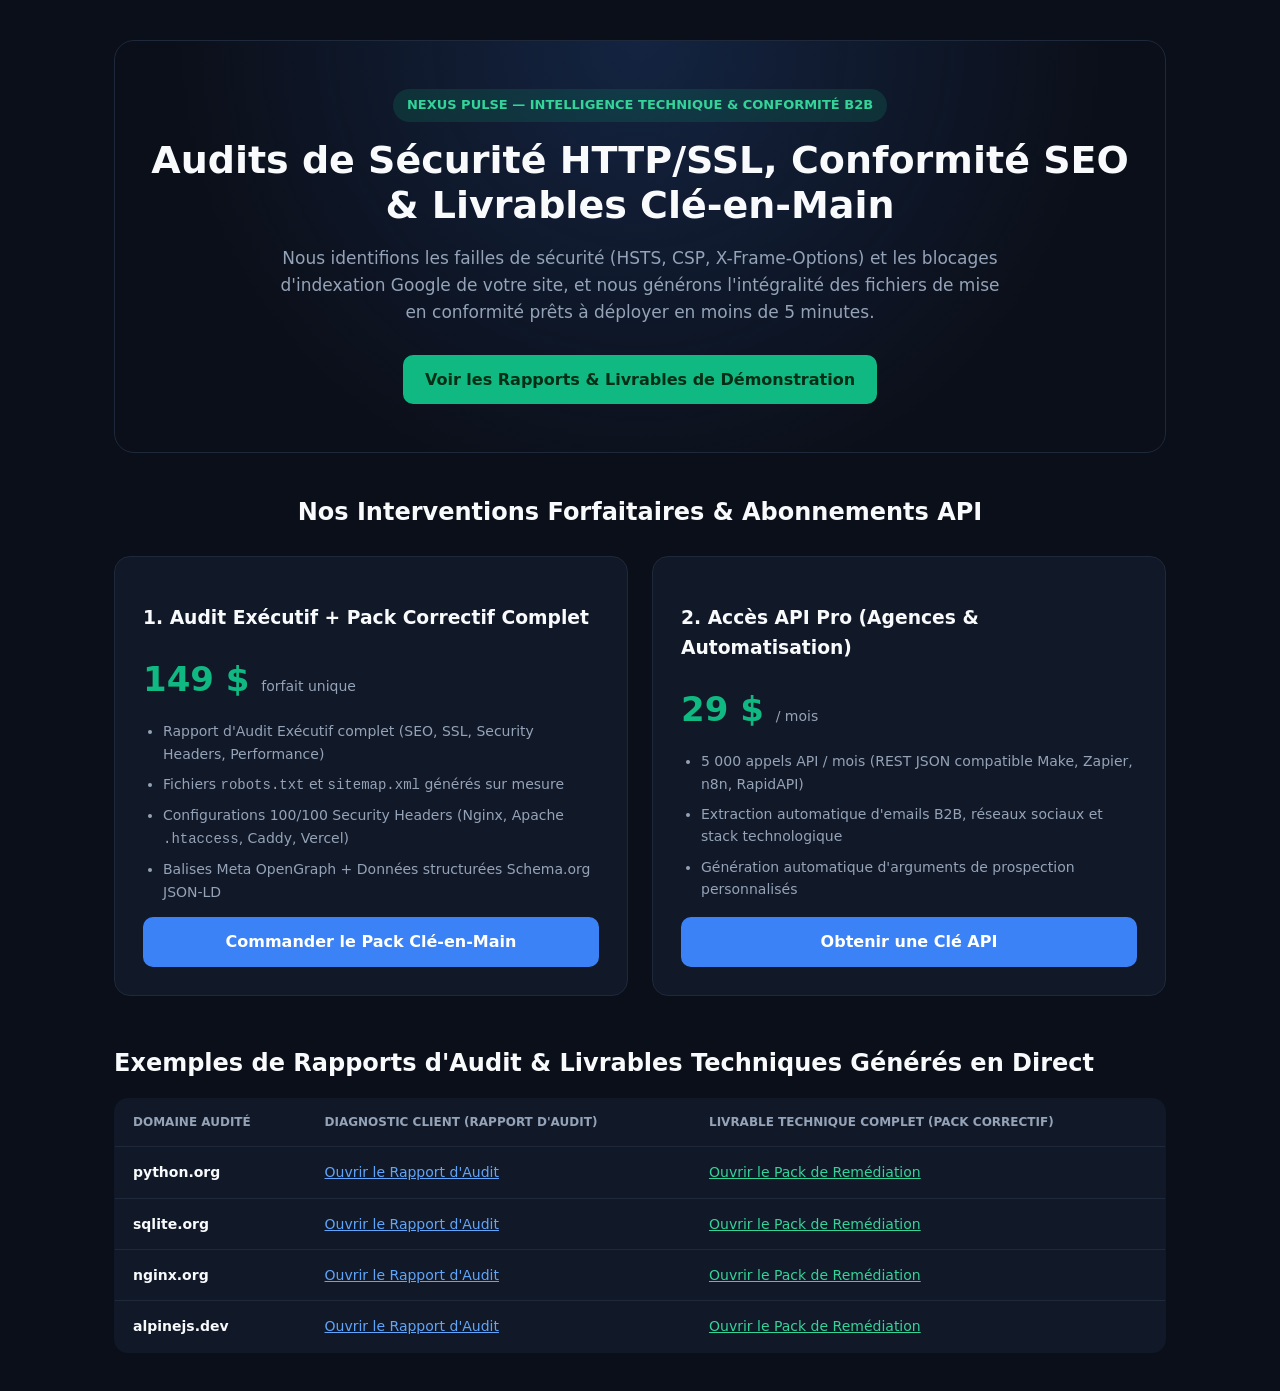
<file: index.html>
<!DOCTYPE html>
<html lang="fr">
<head>
  <meta charset="utf-8" />
  <meta name="viewport" content="width=device-width, initial-scale=1.0" />
  <title>Nexus Pulse — Audit Technique B2B, Sécurité SSL/Headers & Conformité SEO</title>
  <style>
    :root { --bg: #0b0f19; --card: #111827; --border: #1e293b; --text: #f8fafc; --muted: #94a3b8; --primary: #3b82f6; --emerald: #10b981; }
    * { box-sizing: border-box; }
    body { margin: 0; font-family: 'Inter', system-ui, sans-serif; background: var(--bg); color: var(--text); line-height: 1.6; }
    .container { max-width: 1100px; margin: 0 auto; padding: 40px 24px; }
    .hero { text-align: center; padding: 48px 20px; background: radial-gradient(circle at top, rgba(59,130,246,0.18), transparent 70%); border: 1px solid var(--border); border-radius: 20px; margin-bottom: 40px; }
    .badge { display: inline-block; background: rgba(16,185,129,0.15); color: #34d399; padding: 6px 14px; border-radius: 999px; font-size: 13px; font-weight: 700; margin-bottom: 16px; }
    h1 { font-size: 38px; margin: 0 0 16px 0; line-height: 1.2; }
    .grid { display: grid; grid-template-columns: repeat(auto-fit, minmax(300px, 1fr)); gap: 24px; margin-bottom: 48px; }
    .card { background: var(--card); border: 1px solid var(--border); border-radius: 16px; padding: 28px; display: flex; flex-direction: column; justify-content: space-between; }
    .price { font-size: 34px; font-weight: 800; color: var(--emerald); margin: 12px 0; }
    .btn { display: inline-block; background: var(--primary); color: #fff; text-decoration: none; padding: 12px 22px; border-radius: 10px; font-weight: 700; text-align: center; }
    .btn-emerald { background: var(--emerald); color: #052e16; }
    ul { padding-left: 20px; color: var(--muted); font-size: 14px; }
    li { margin-bottom: 8px; }
    table { width: 100%; border-collapse: collapse; background: var(--card); border-radius: 14px; overflow: hidden; border: 1px solid var(--border); }
    th, td { padding: 14px 18px; text-align: left; border-bottom: 1px solid var(--border); font-size: 14px; }
    th { color: var(--muted); text-transform: uppercase; font-size: 12px; }
  </style>
</head>
<body>
  <div class="container">
    <section class="hero">
      <span class="badge">NEXUS PULSE — INTELLIGENCE TECHNIQUE & CONFORMITÉ B2B</span>
      <h1>Audits de Sécurité HTTP/SSL, Conformité SEO & Livrables Clé-en-Main</h1>
      <p style="max-width:720px;margin:0 auto 28px auto;color:var(--muted);font-size:17px;">
        Nous identifions les failles de sécurité (HSTS, CSP, X-Frame-Options) et les blocages d'indexation Google de votre site, et nous générons l'intégralité des fichiers de mise en conformité prêts à déployer en moins de 5 minutes.
      </p>
      <a href="#demos" class="btn btn-emerald">Voir les Rapports & Livrables de Démonstration</a>
    </section>

    <h2 style="text-align:center;margin-bottom:24px;">Nos Interventions Forfaitaires & Abonnements API</h2>
    <div class="grid">
      <div class="card">
        <div>
          <h3>1. Audit Exécutif + Pack Correctif Complet</h3>
          <div class="price">149 $ <span style="font-size:14px;color:var(--muted);font-weight:400;">forfait unique</span></div>
          <ul>
            <li>Rapport d'Audit Exécutif complet (SEO, SSL, Security Headers, Performance)</li>
            <li>Fichiers <code>robots.txt</code> et <code>sitemap.xml</code> générés sur mesure</li>
            <li>Configurations 100/100 Security Headers (Nginx, Apache <code>.htaccess</code>, Caddy, Vercel)</li>
            <li>Balises Meta OpenGraph + Données structurées Schema.org JSON-LD</li>
          </ul>
        </div>
        <a href="https://github.com/umpireboulianne-design/nexus-revenue-engine" class="btn">Commander le Pack Clé-en-Main</a>
      </div>

      <div class="card">
        <div>
          <h3>2. Accès API Pro (Agences & Automatisation)</h3>
          <div class="price">29 $ <span style="font-size:14px;color:var(--muted);font-weight:400;">/ mois</span></div>
          <ul>
            <li>5 000 appels API / mois (REST JSON compatible Make, Zapier, n8n, RapidAPI)</li>
            <li>Extraction automatique d'emails B2B, réseaux sociaux et stack technologique</li>
            <li>Génération automatique d'arguments de prospection personnalisés</li>
          </ul>
        </div>
        <a href="https://github.com/umpireboulianne-design/nexus-revenue-engine" class="btn">Obtenir une Clé API</a>
      </div>
    </div>

    <h2 id="demos" style="margin-bottom:16px;">Exemples de Rapports d'Audit & Livrables Techniques Générés en Direct</h2>
    <table>
      <thead>
        <tr>
          <th>Domaine Audité</th>
          <th>Diagnostic Client (Rapport d'Audit)</th>
          <th>Livrable Technique Complet (Pack Correctif)</th>
        </tr>
      </thead>
      <tbody>
        <tr>
          <td><strong>python.org</strong></td>
          <td><a href="./reports/python_org_1_rapport_audit.html" style="color:#60a5fa;">Ouvrir le Rapport d'Audit</a></td>
          <td><a href="./reports/python_org_2_livrable_correctif.html" style="color:#34d399;">Ouvrir le Pack de Remédiation</a></td>
        </tr>
        <tr>
          <td><strong>sqlite.org</strong></td>
          <td><a href="./reports/sqlite_org_1_rapport_audit.html" style="color:#60a5fa;">Ouvrir le Rapport d'Audit</a></td>
          <td><a href="./reports/sqlite_org_2_livrable_correctif.html" style="color:#34d399;">Ouvrir le Pack de Remédiation</a></td>
        </tr>
        <tr>
          <td><strong>nginx.org</strong></td>
          <td><a href="./reports/nginx_org_1_rapport_audit.html" style="color:#60a5fa;">Ouvrir le Rapport d'Audit</a></td>
          <td><a href="./reports/nginx_org_2_livrable_correctif.html" style="color:#34d399;">Ouvrir le Pack de Remédiation</a></td>
        </tr>
        <tr>
          <td><strong>alpinejs.dev</strong></td>
          <td><a href="./reports/alpinejs_dev_1_rapport_audit.html" style="color:#60a5fa;">Ouvrir le Rapport d'Audit</a></td>
          <td><a href="./reports/alpinejs_dev_2_livrable_correctif.html" style="color:#34d399;">Ouvrir le Pack de Remédiation</a></td>
        </tr>
      </tbody>
    </table>
  </div>
</body>
</html>
</file>
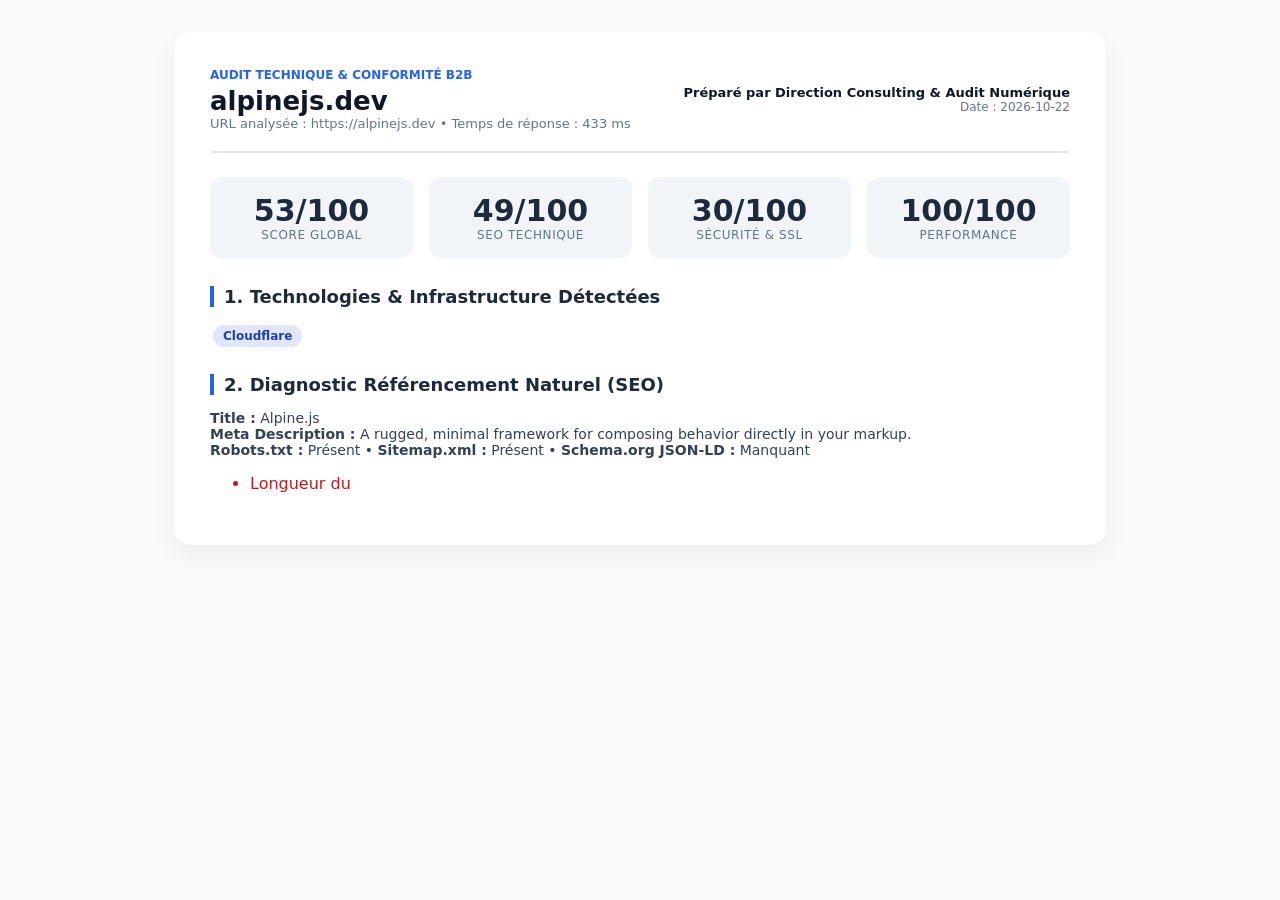
<file: reports/alpinejs_dev_1_rapport_audit.html>
<!DOCTYPE html>
<html lang="fr">
<head>
<meta charset="utf-8">
<title>Rapport d'Audit Exécutif — alpinejs.dev</title>
<style>
  body { font-family: 'Segoe UI', system-ui, sans-serif; color: #0f172a; background: #f8fafc; margin: 0; padding: 32px; }
  .card { max-width: 860px; margin: 0 auto; background: #ffffff; border-radius: 16px; padding: 36px; box-shadow: 0 10px 25px rgba(15,23,42,0.06); }
  .header { display: flex; justify-content: space-between; align-items: center; border-bottom: 2px solid #e2e8f0; padding-bottom: 20px; margin-bottom: 24px; }
  .scores { display: grid; grid-template-columns: repeat(4, 1fr); gap: 16px; margin-bottom: 28px; }
  .score-box { background: #f1f5f9; padding: 16px; border-radius: 12px; text-align: center; }
  .score-val { font-size: 30px; font-weight: 800; color: #1e293b; }
  .score-lbl { font-size: 12px; text-transform: uppercase; color: #64748b; letter-spacing: 0.05em; }
  h2 { font-size: 18px; color: #1e293b; margin-top: 24px; border-left: 4px solid #2563eb; padding-left: 10px; }
  .footer { margin-top: 36px; padding-top: 16px; border-top: 1px solid #e2e8f0; font-size: 13px; color: #64748b; display:flex; justify-content:space-between; }
  @media print { body { background: #fff; padding: 0; } .card { box-shadow: none; } }
</style>
</head>
<body>
  <div class="card">
    <div class="header">
      <div>
        <div style="font-size:12px;font-weight:700;color:#2563eb;text-transform:uppercase;">Audit Technique & Conformité B2B</div>
        <h1 style="margin:4px 0 0 0;font-size:26px;">alpinejs.dev</h1>
        <div style="font-size:13px;color:#64748b;">URL analysée : https://alpinejs.dev • Temps de réponse : 433 ms</div>
      </div>
      <div style="text-align:right;">
        <div style="font-size:13px;font-weight:600;">Préparé par Direction Consulting & Audit Numérique</div>
        <div style="font-size:12px;color:#64748b;">Date : 2026-10-22</div>
      </div>
    </div>

    <div class="scores">
      <div class="score-box"><div class="score-val">53/100</div><div class="score-lbl">Score Global</div></div>
      <div class="score-box"><div class="score-val">49/100</div><div class="score-lbl">SEO Technique</div></div>
      <div class="score-box"><div class="score-val">30/100</div><div class="score-lbl">Sécurité & SSL</div></div>
      <div class="score-box"><div class="score-val">100/100</div><div class="score-lbl">Performance</div></div>
    </div>

    <h2>1. Technologies & Infrastructure Détectées</h2>
    <div><span style="display:inline-block;background:#e0e7ff;color:#1e40af;padding:4px 10px;border-radius:999px;font-size:12px;margin:3px;font-weight:600;">Cloudflare</span></div>

    <h2>2. Diagnostic Référencement Naturel (SEO)</h2>
    <p style="font-size:14px;color:#334155;">
      <strong>Title :</strong> Alpine.js<br>
      <strong>Meta Description :</strong> A rugged, minimal framework for composing behavior directly in your markup.<br>
      <strong>Robots.txt :</strong> Présent •
      <strong>Sitemap.xml :</strong> Présent •
      <strong>Schema.org JSON-LD :</strong> Manquant
    </p>
    <ul><li style='margin-bottom:6px;color:#b91c1c;'>Longueur du <title> sous-optimale (9 caractères)</li><li style='margin-bottom:6px;color:#b91c1c;'>Aucune balise <h1> détectée sur la page</li><li style='margin-bottom:6px;color:#b91c1c;'>Balise link rel='canonical' manquante</li><li style='margin-bottom:6px;color:#b91c1c;'>Balises OpenGraph (partage réseaux sociaux) incomplètes</li><li style='margin-bottom:6px;color:#b91c1c;'>1/3 images sans attribut alt</li><li style='margin-bottom:6px;color:#b91c1c;'>Aucune donnée structurée Schema.org (JSON-LD) détectée</li></ul>

    <h2>3. Diagnostic Sécurité & En-têtes HTTP</h2>
    <p style="font-size:14px;color:#334155;">
      <strong>Certificat SSL :</strong> Valide
      (Google Trust Services)
    </p>
    <ul><li style='margin-bottom:6px;color:#b45309;'>En-tête manquant : <strong>Strict-Transport-Security (HSTS)</strong></li><li style='margin-bottom:6px;color:#b45309;'>En-tête manquant : <strong>Content-Security-Policy (CSP)</strong></li><li style='margin-bottom:6px;color:#b45309;'>En-tête manquant : <strong>Referrer-Policy</strong></li><li style='margin-bottom:6px;color:#b45309;'>En-tête manquant : <strong>Permissions-Policy</strong></li></ul>

    <h2>4. Plan d'Action & Budget d'Intervention Recommandé</h2>
    <p style="font-size:14px;color:#334155;">
      Forfait de mise en conformité clé en main estimé : <strong>490 $ USD</strong>.
      Contactez <strong>contact@votredomaine.com</strong> pour planifier le déploiement des correctifs.
    </p>

    <div class="footer">
      <span>Généré par Nexus Pulse B2B Intelligence Engine</span>
      <span>Contact : contact@votredomaine.com</span>
    </div>
  </div>
</body>
</html>
</file>
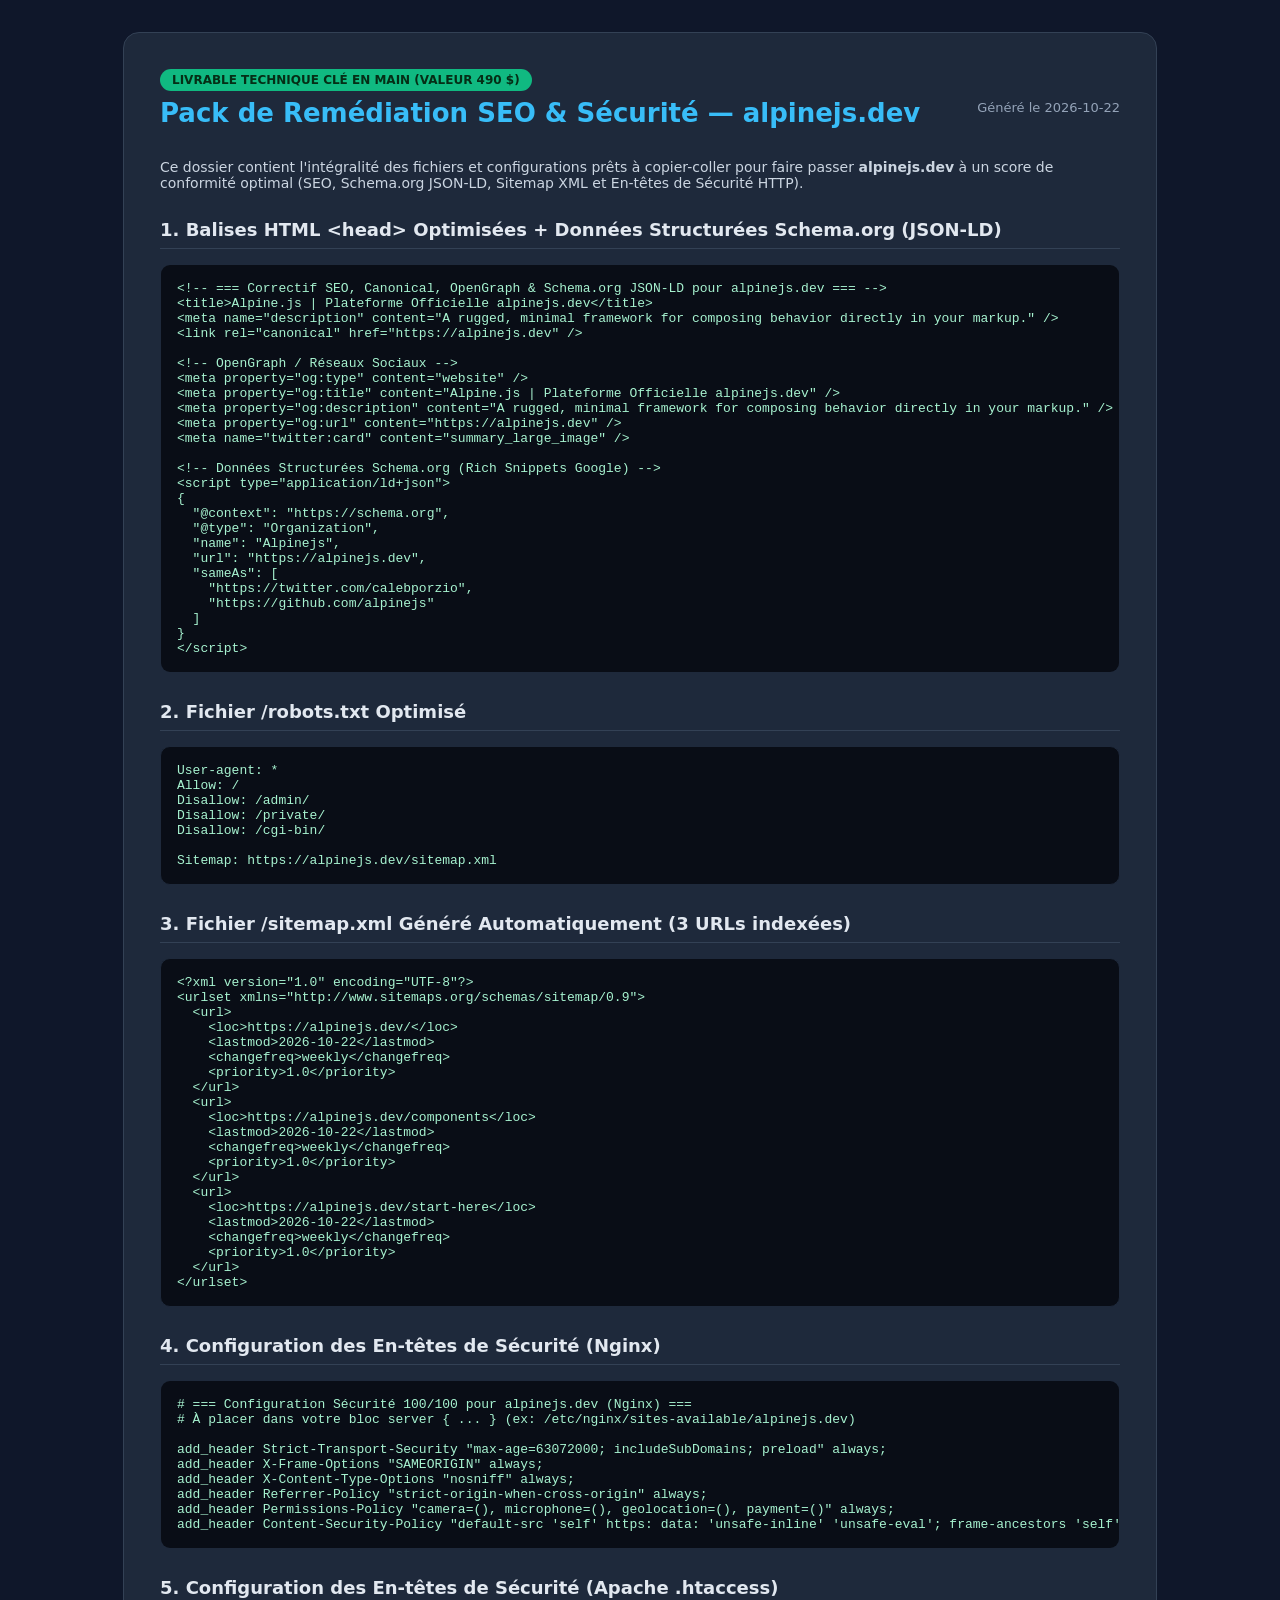
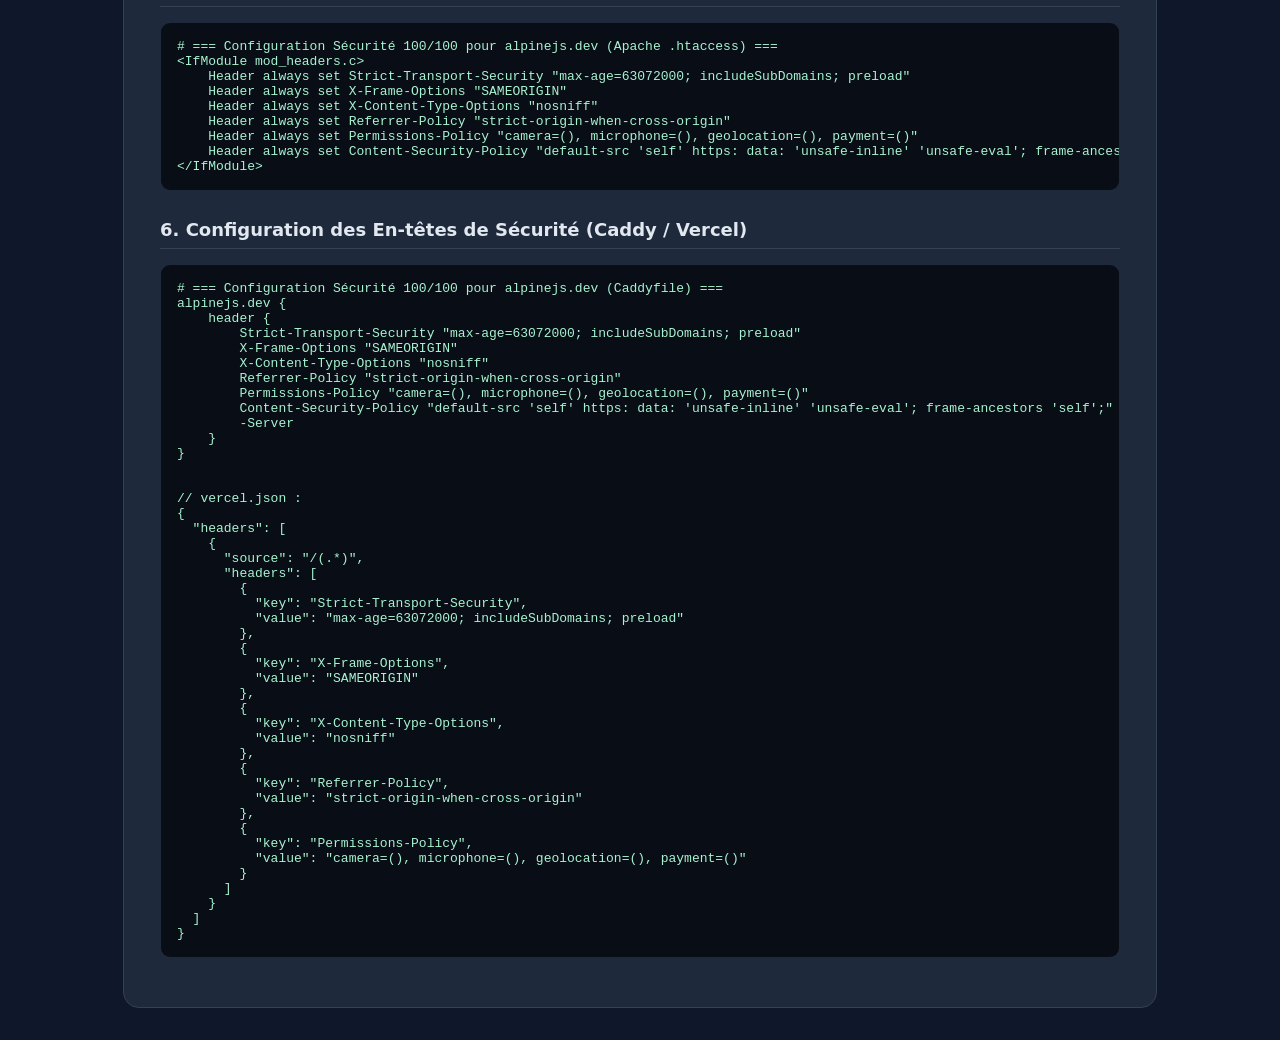
<file: reports/alpinejs_dev_2_livrable_correctif.html>
<!DOCTYPE html>
<html lang="fr">
<head>
<meta charset="utf-8">
<title>Pack de Mise en Conformité Clé-en-Main — alpinejs.dev</title>
<style>
  body { font-family: 'Segoe UI', system-ui, sans-serif; background: #0f172a; color: #f8fafc; margin: 0; padding: 32px; }
  .wrap { max-width: 960px; margin: 0 auto; background: #1e293b; border-radius: 16px; padding: 36px; border: 1px solid #334155; }
  h1 { margin-top: 0; font-size: 26px; color: #38bdf8; }
  h2 { font-size: 18px; color: #e2e8f0; border-bottom: 1px solid #334155; padding-bottom: 8px; margin-top: 28px; }
  pre { background: #090d16; color: #a7f3d0; padding: 16px; border-radius: 10px; overflow-x: auto; font-size: 13px; border: 1px solid #1e293b; }
  .badge { background: #10b981; color: #052e16; font-weight: 800; padding: 4px 12px; border-radius: 999px; font-size: 12px; }
</style>
</head>
<body>
  <div class="wrap">
    <div style="display:flex;justify-content:space-between;align-items:center;flex-wrap:wrap;">
      <div>
        <span class="badge">LIVRABLE TECHNIQUE CLÉ EN MAIN (VALEUR 490 $)</span>
        <h1 style="margin-top:10px;">Pack de Remédiation SEO & Sécurité — alpinejs.dev</h1>
      </div>
      <div style="color:#94a3b8;font-size:13px;">Généré le 2026-10-22</div>
    </div>

    <p style="color:#cbd5e1;font-size:14px;">
      Ce dossier contient l'intégralité des fichiers et configurations prêts à copier-coller pour faire passer
      <strong>alpinejs.dev</strong> à un score de conformité optimal (SEO, Schema.org JSON-LD, Sitemap XML et En-têtes de Sécurité HTTP).
    </p>

    <h2>1. Balises HTML &lt;head&gt; Optimisées + Données Structurées Schema.org (JSON-LD)</h2>
    <pre>&lt;!-- === Correctif SEO, Canonical, OpenGraph &amp; Schema.org JSON-LD pour alpinejs.dev === --&gt;
&lt;title&gt;Alpine.js | Plateforme Officielle alpinejs.dev&lt;/title&gt;
&lt;meta name="description" content="A rugged, minimal framework for composing behavior directly in your markup." /&gt;
&lt;link rel="canonical" href="https://alpinejs.dev" /&gt;

&lt;!-- OpenGraph / Réseaux Sociaux --&gt;
&lt;meta property="og:type" content="website" /&gt;
&lt;meta property="og:title" content="Alpine.js | Plateforme Officielle alpinejs.dev" /&gt;
&lt;meta property="og:description" content="A rugged, minimal framework for composing behavior directly in your markup." /&gt;
&lt;meta property="og:url" content="https://alpinejs.dev" /&gt;
&lt;meta name="twitter:card" content="summary_large_image" /&gt;

&lt;!-- Données Structurées Schema.org (Rich Snippets Google) --&gt;
&lt;script type="application/ld+json"&gt;
{
  "@context": "https://schema.org",
  "@type": "Organization",
  "name": "Alpinejs",
  "url": "https://alpinejs.dev",
  "sameAs": [
    "https://twitter.com/calebporzio",
    "https://github.com/alpinejs"
  ]
}
&lt;/script&gt;
</pre>

    <h2>2. Fichier /robots.txt Optimisé</h2>
    <pre>User-agent: *
Allow: /
Disallow: /admin/
Disallow: /private/
Disallow: /cgi-bin/

Sitemap: https://alpinejs.dev/sitemap.xml
</pre>

    <h2>3. Fichier /sitemap.xml Généré Automatiquement (3 URLs indexées)</h2>
    <pre>&lt;?xml version="1.0" encoding="UTF-8"?&gt;
&lt;urlset xmlns="http://www.sitemaps.org/schemas/sitemap/0.9"&gt;
  &lt;url&gt;
    &lt;loc&gt;https://alpinejs.dev/&lt;/loc&gt;
    &lt;lastmod&gt;2026-10-22&lt;/lastmod&gt;
    &lt;changefreq&gt;weekly&lt;/changefreq&gt;
    &lt;priority&gt;1.0&lt;/priority&gt;
  &lt;/url&gt;
  &lt;url&gt;
    &lt;loc&gt;https://alpinejs.dev/components&lt;/loc&gt;
    &lt;lastmod&gt;2026-10-22&lt;/lastmod&gt;
    &lt;changefreq&gt;weekly&lt;/changefreq&gt;
    &lt;priority&gt;1.0&lt;/priority&gt;
  &lt;/url&gt;
  &lt;url&gt;
    &lt;loc&gt;https://alpinejs.dev/start-here&lt;/loc&gt;
    &lt;lastmod&gt;2026-10-22&lt;/lastmod&gt;
    &lt;changefreq&gt;weekly&lt;/changefreq&gt;
    &lt;priority&gt;1.0&lt;/priority&gt;
  &lt;/url&gt;
&lt;/urlset&gt;</pre>

    <h2>4. Configuration des En-têtes de Sécurité (Nginx)</h2>
    <pre># === Configuration Sécurité 100/100 pour alpinejs.dev (Nginx) ===
# À placer dans votre bloc server { ... } (ex: /etc/nginx/sites-available/alpinejs.dev)

add_header Strict-Transport-Security "max-age=63072000; includeSubDomains; preload" always;
add_header X-Frame-Options "SAMEORIGIN" always;
add_header X-Content-Type-Options "nosniff" always;
add_header Referrer-Policy "strict-origin-when-cross-origin" always;
add_header Permissions-Policy "camera=(), microphone=(), geolocation=(), payment=()" always;
add_header Content-Security-Policy "default-src 'self' https: data: 'unsafe-inline' 'unsafe-eval'; frame-ancestors 'self';" always;
</pre>

    <h2>5. Configuration des En-têtes de Sécurité (Apache .htaccess)</h2>
    <pre># === Configuration Sécurité 100/100 pour alpinejs.dev (Apache .htaccess) ===
&lt;IfModule mod_headers.c&gt;
    Header always set Strict-Transport-Security "max-age=63072000; includeSubDomains; preload"
    Header always set X-Frame-Options "SAMEORIGIN"
    Header always set X-Content-Type-Options "nosniff"
    Header always set Referrer-Policy "strict-origin-when-cross-origin"
    Header always set Permissions-Policy "camera=(), microphone=(), geolocation=(), payment=()"
    Header always set Content-Security-Policy "default-src 'self' https: data: 'unsafe-inline' 'unsafe-eval'; frame-ancestors 'self';"
&lt;/IfModule&gt;
</pre>

    <h2>6. Configuration des En-têtes de Sécurité (Caddy / Vercel)</h2>
    <pre># === Configuration Sécurité 100/100 pour alpinejs.dev (Caddyfile) ===
alpinejs.dev {
    header {
        Strict-Transport-Security "max-age=63072000; includeSubDomains; preload"
        X-Frame-Options "SAMEORIGIN"
        X-Content-Type-Options "nosniff"
        Referrer-Policy "strict-origin-when-cross-origin"
        Permissions-Policy "camera=(), microphone=(), geolocation=(), payment=()"
        Content-Security-Policy "default-src 'self' https: data: 'unsafe-inline' 'unsafe-eval'; frame-ancestors 'self';"
        -Server
    }
}


// vercel.json :
{
  "headers": [
    {
      "source": "/(.*)",
      "headers": [
        {
          "key": "Strict-Transport-Security",
          "value": "max-age=63072000; includeSubDomains; preload"
        },
        {
          "key": "X-Frame-Options",
          "value": "SAMEORIGIN"
        },
        {
          "key": "X-Content-Type-Options",
          "value": "nosniff"
        },
        {
          "key": "Referrer-Policy",
          "value": "strict-origin-when-cross-origin"
        },
        {
          "key": "Permissions-Policy",
          "value": "camera=(), microphone=(), geolocation=(), payment=()"
        }
      ]
    }
  ]
}</pre>
  </div>
</body>
</html>
</file>
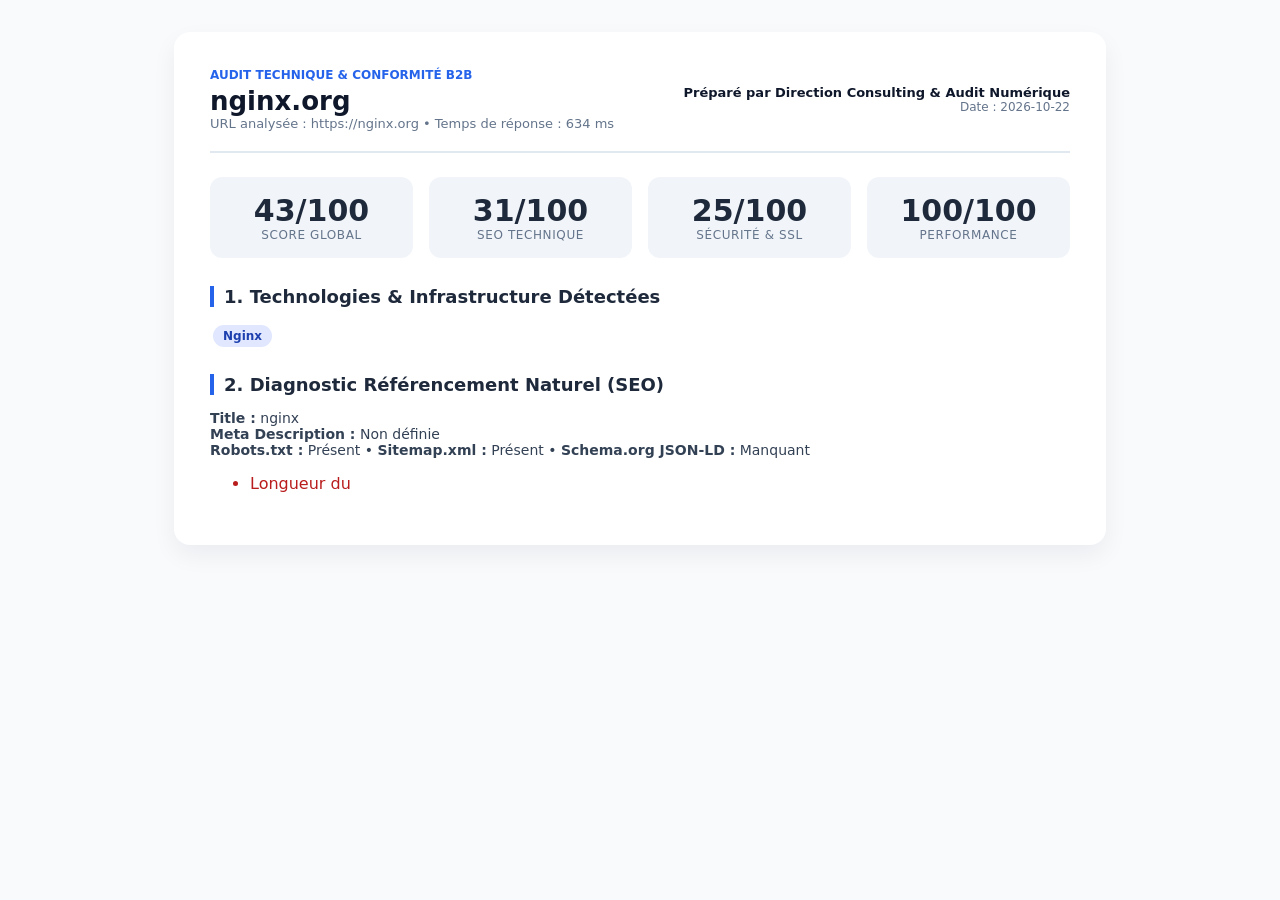
<file: reports/nginx_org_1_rapport_audit.html>
<!DOCTYPE html>
<html lang="fr">
<head>
<meta charset="utf-8">
<title>Rapport d'Audit Exécutif — nginx.org</title>
<style>
  body { font-family: 'Segoe UI', system-ui, sans-serif; color: #0f172a; background: #f8fafc; margin: 0; padding: 32px; }
  .card { max-width: 860px; margin: 0 auto; background: #ffffff; border-radius: 16px; padding: 36px; box-shadow: 0 10px 25px rgba(15,23,42,0.06); }
  .header { display: flex; justify-content: space-between; align-items: center; border-bottom: 2px solid #e2e8f0; padding-bottom: 20px; margin-bottom: 24px; }
  .scores { display: grid; grid-template-columns: repeat(4, 1fr); gap: 16px; margin-bottom: 28px; }
  .score-box { background: #f1f5f9; padding: 16px; border-radius: 12px; text-align: center; }
  .score-val { font-size: 30px; font-weight: 800; color: #1e293b; }
  .score-lbl { font-size: 12px; text-transform: uppercase; color: #64748b; letter-spacing: 0.05em; }
  h2 { font-size: 18px; color: #1e293b; margin-top: 24px; border-left: 4px solid #2563eb; padding-left: 10px; }
  .footer { margin-top: 36px; padding-top: 16px; border-top: 1px solid #e2e8f0; font-size: 13px; color: #64748b; display:flex; justify-content:space-between; }
  @media print { body { background: #fff; padding: 0; } .card { box-shadow: none; } }
</style>
</head>
<body>
  <div class="card">
    <div class="header">
      <div>
        <div style="font-size:12px;font-weight:700;color:#2563eb;text-transform:uppercase;">Audit Technique & Conformité B2B</div>
        <h1 style="margin:4px 0 0 0;font-size:26px;">nginx.org</h1>
        <div style="font-size:13px;color:#64748b;">URL analysée : https://nginx.org • Temps de réponse : 634 ms</div>
      </div>
      <div style="text-align:right;">
        <div style="font-size:13px;font-weight:600;">Préparé par Direction Consulting & Audit Numérique</div>
        <div style="font-size:12px;color:#64748b;">Date : 2026-10-22</div>
      </div>
    </div>

    <div class="scores">
      <div class="score-box"><div class="score-val">43/100</div><div class="score-lbl">Score Global</div></div>
      <div class="score-box"><div class="score-val">31/100</div><div class="score-lbl">SEO Technique</div></div>
      <div class="score-box"><div class="score-val">25/100</div><div class="score-lbl">Sécurité & SSL</div></div>
      <div class="score-box"><div class="score-val">100/100</div><div class="score-lbl">Performance</div></div>
    </div>

    <h2>1. Technologies & Infrastructure Détectées</h2>
    <div><span style="display:inline-block;background:#e0e7ff;color:#1e40af;padding:4px 10px;border-radius:999px;font-size:12px;margin:3px;font-weight:600;">Nginx</span></div>

    <h2>2. Diagnostic Référencement Naturel (SEO)</h2>
    <p style="font-size:14px;color:#334155;">
      <strong>Title :</strong> nginx<br>
      <strong>Meta Description :</strong> Non définie<br>
      <strong>Robots.txt :</strong> Présent •
      <strong>Sitemap.xml :</strong> Présent •
      <strong>Schema.org JSON-LD :</strong> Manquant
    </p>
    <ul><li style='margin-bottom:6px;color:#b91c1c;'>Longueur du <title> sous-optimale (5 caractères)</li><li style='margin-bottom:6px;color:#b91c1c;'>Meta description absente</li><li style='margin-bottom:6px;color:#b91c1c;'>Aucune balise <h1> détectée sur la page</li><li style='margin-bottom:6px;color:#b91c1c;'>Balise link rel='canonical' manquante</li><li style='margin-bottom:6px;color:#b91c1c;'>Balises OpenGraph (partage réseaux sociaux) incomplètes</li><li style='margin-bottom:6px;color:#b91c1c;'>Aucune donnée structurée Schema.org (JSON-LD) détectée</li></ul>

    <h2>3. Diagnostic Sécurité & En-têtes HTTP</h2>
    <p style="font-size:14px;color:#334155;">
      <strong>Certificat SSL :</strong> Valide
      (Let's Encrypt)
    </p>
    <ul><li style='margin-bottom:6px;color:#b45309;'>En-tête manquant : <strong>Content-Security-Policy (CSP)</strong></li><li style='margin-bottom:6px;color:#b45309;'>En-tête manquant : <strong>X-Frame-Options</strong></li><li style='margin-bottom:6px;color:#b45309;'>En-tête manquant : <strong>X-Content-Type-Options</strong></li><li style='margin-bottom:6px;color:#b45309;'>En-tête manquant : <strong>Referrer-Policy</strong></li><li style='margin-bottom:6px;color:#b45309;'>En-tête manquant : <strong>Permissions-Policy</strong></li></ul>

    <h2>4. Plan d'Action & Budget d'Intervention Recommandé</h2>
    <p style="font-size:14px;color:#334155;">
      Forfait de mise en conformité clé en main estimé : <strong>490 $ USD</strong>.
      Contactez <strong>contact@votredomaine.com</strong> pour planifier le déploiement des correctifs.
    </p>

    <div class="footer">
      <span>Généré par Nexus Pulse B2B Intelligence Engine</span>
      <span>Contact : contact@votredomaine.com</span>
    </div>
  </div>
</body>
</html>
</file>
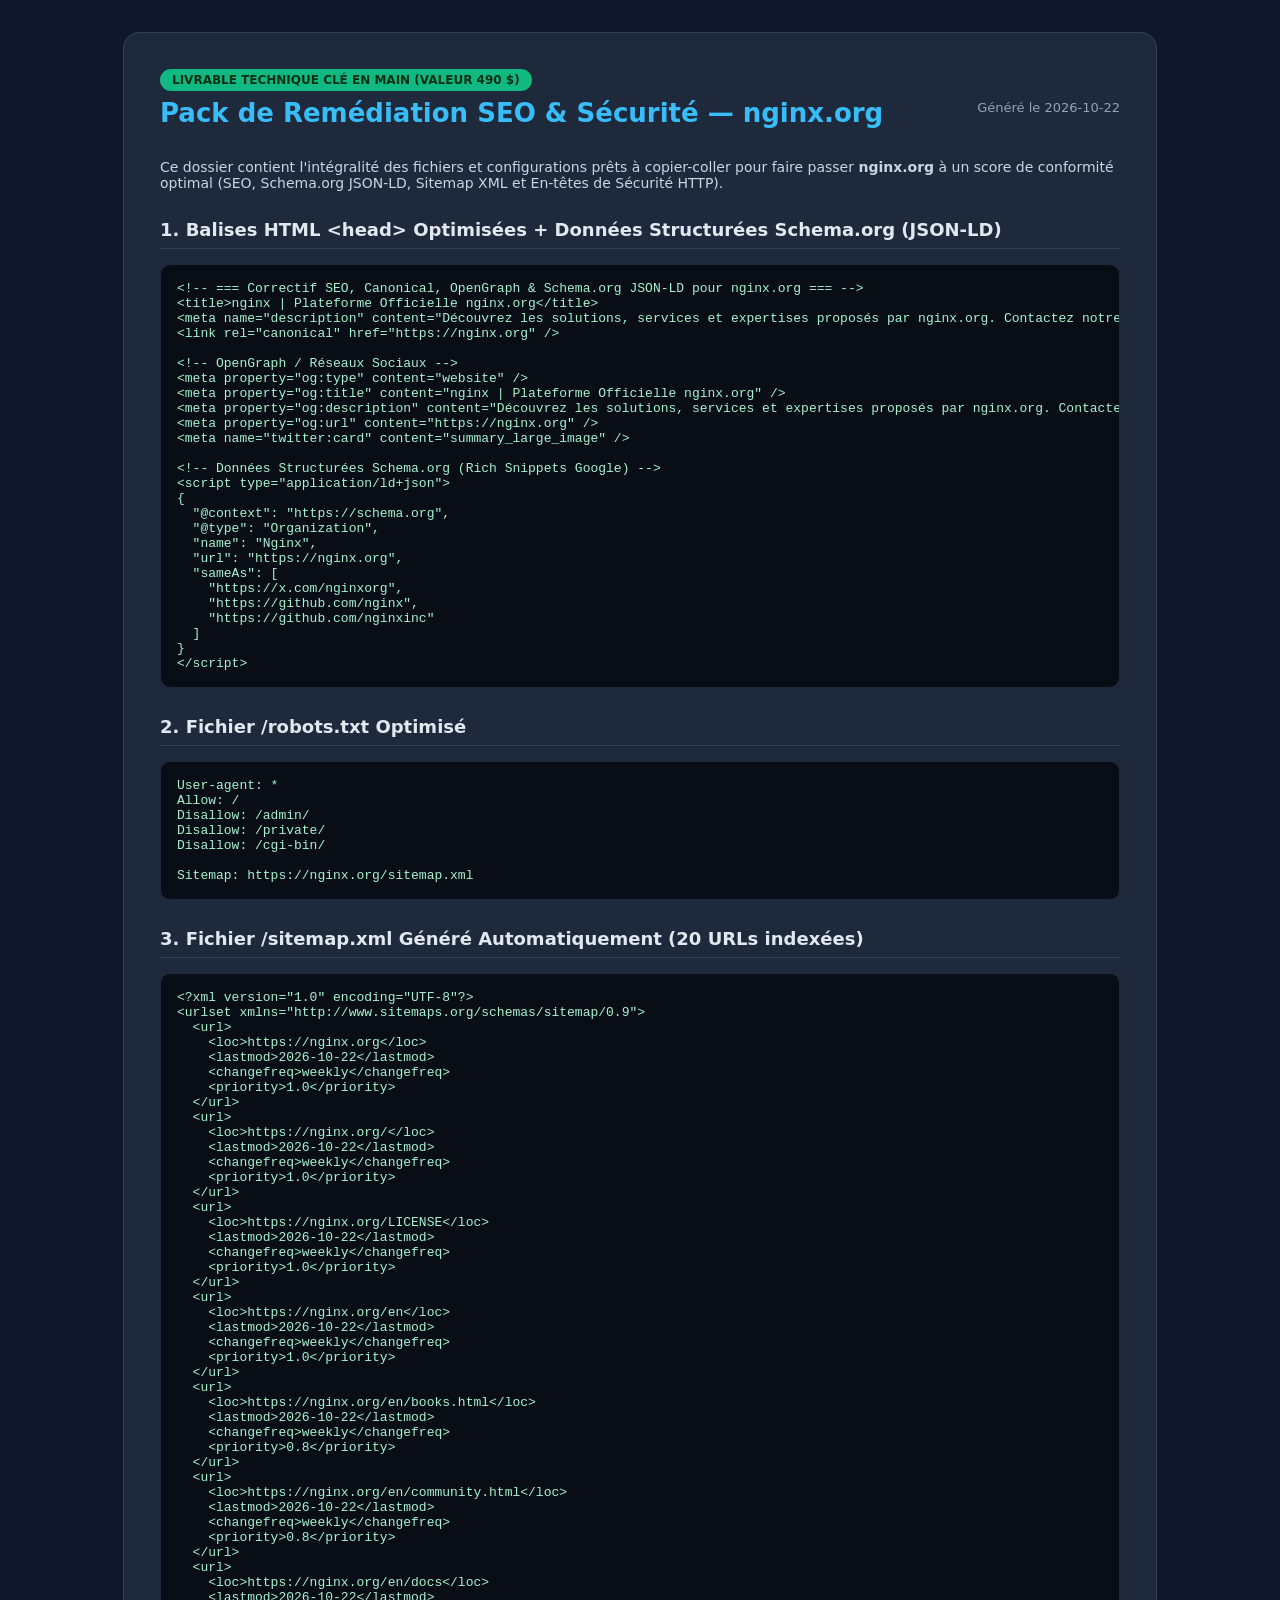
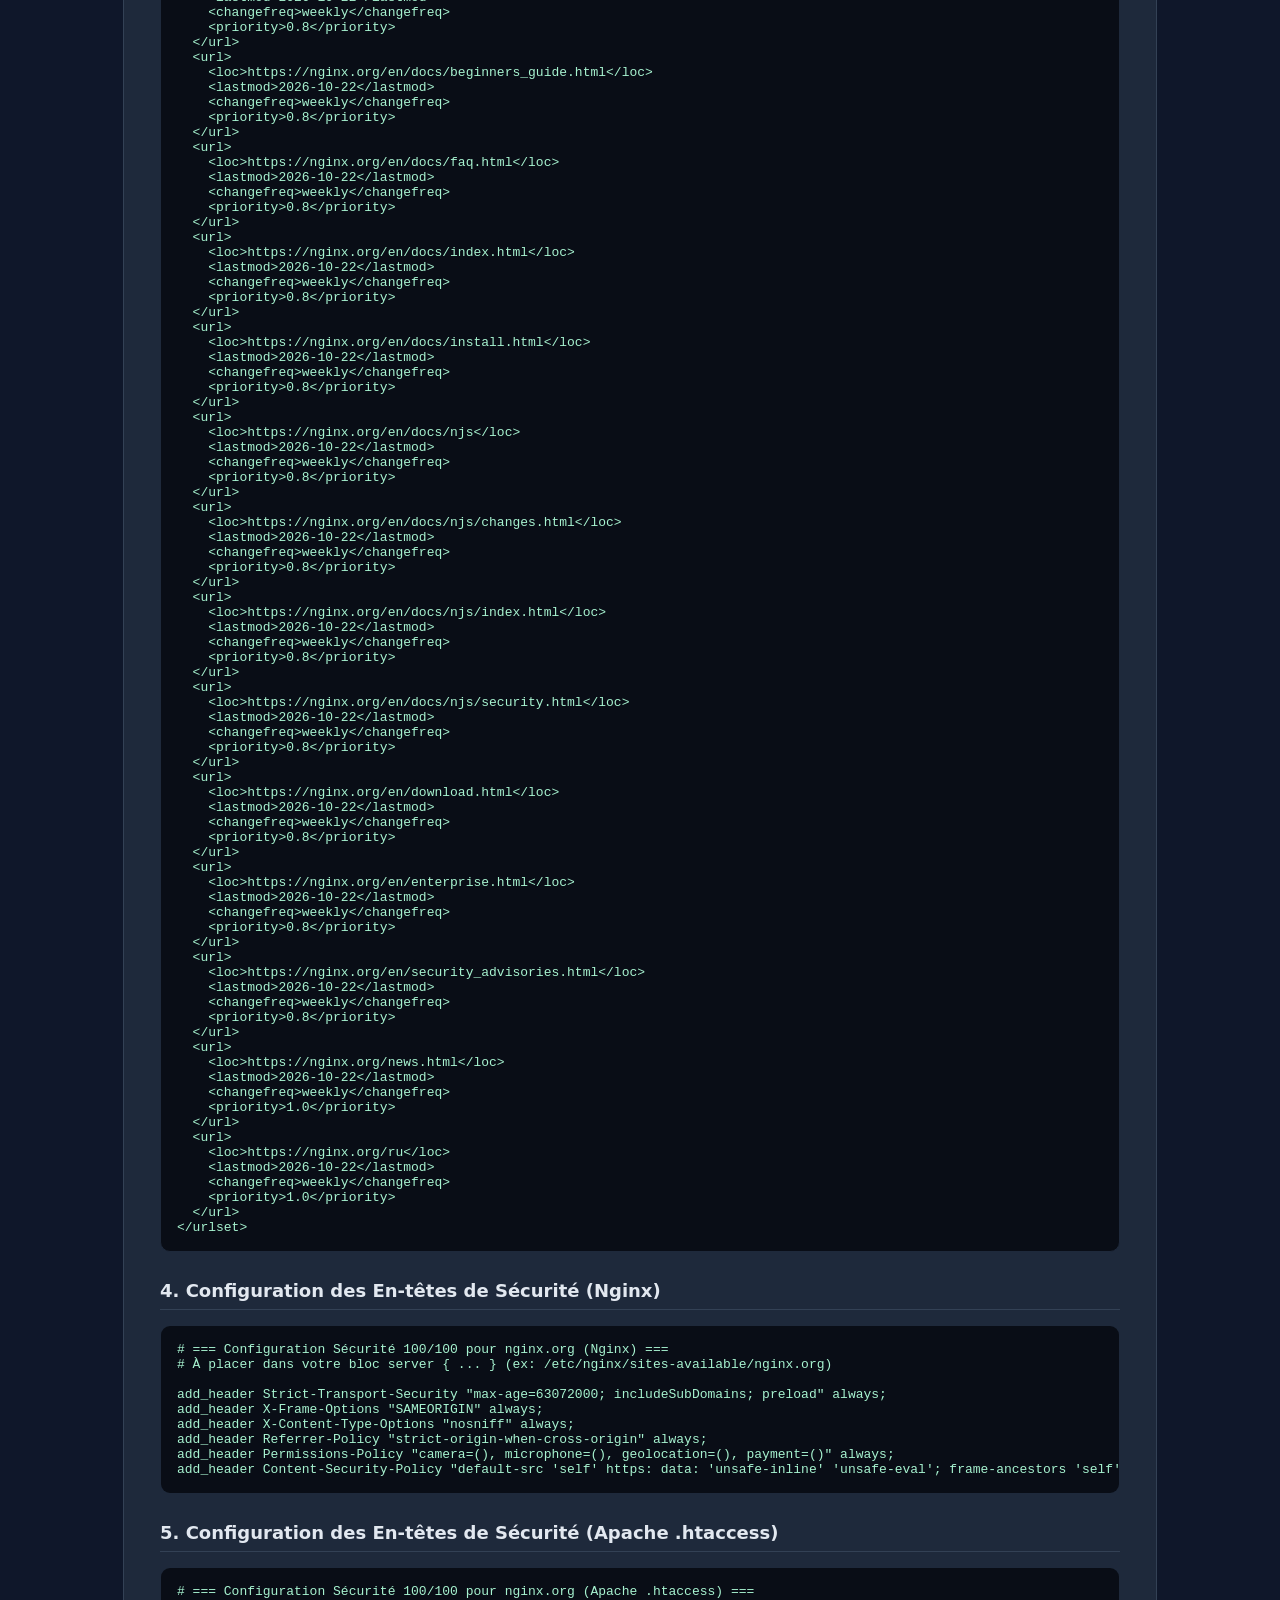
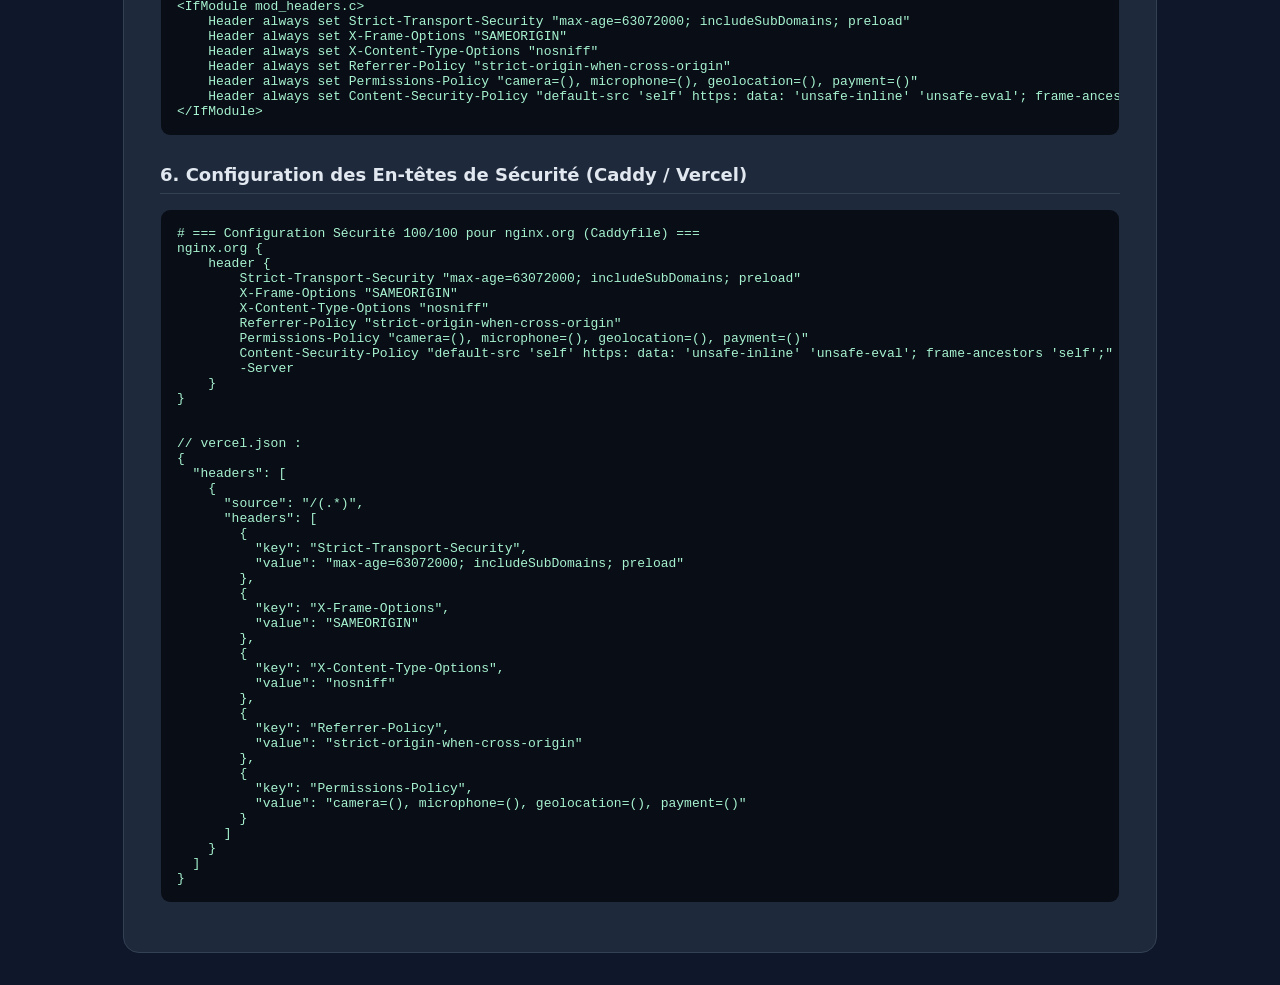
<file: reports/nginx_org_2_livrable_correctif.html>
<!DOCTYPE html>
<html lang="fr">
<head>
<meta charset="utf-8">
<title>Pack de Mise en Conformité Clé-en-Main — nginx.org</title>
<style>
  body { font-family: 'Segoe UI', system-ui, sans-serif; background: #0f172a; color: #f8fafc; margin: 0; padding: 32px; }
  .wrap { max-width: 960px; margin: 0 auto; background: #1e293b; border-radius: 16px; padding: 36px; border: 1px solid #334155; }
  h1 { margin-top: 0; font-size: 26px; color: #38bdf8; }
  h2 { font-size: 18px; color: #e2e8f0; border-bottom: 1px solid #334155; padding-bottom: 8px; margin-top: 28px; }
  pre { background: #090d16; color: #a7f3d0; padding: 16px; border-radius: 10px; overflow-x: auto; font-size: 13px; border: 1px solid #1e293b; }
  .badge { background: #10b981; color: #052e16; font-weight: 800; padding: 4px 12px; border-radius: 999px; font-size: 12px; }
</style>
</head>
<body>
  <div class="wrap">
    <div style="display:flex;justify-content:space-between;align-items:center;flex-wrap:wrap;">
      <div>
        <span class="badge">LIVRABLE TECHNIQUE CLÉ EN MAIN (VALEUR 490 $)</span>
        <h1 style="margin-top:10px;">Pack de Remédiation SEO & Sécurité — nginx.org</h1>
      </div>
      <div style="color:#94a3b8;font-size:13px;">Généré le 2026-10-22</div>
    </div>

    <p style="color:#cbd5e1;font-size:14px;">
      Ce dossier contient l'intégralité des fichiers et configurations prêts à copier-coller pour faire passer
      <strong>nginx.org</strong> à un score de conformité optimal (SEO, Schema.org JSON-LD, Sitemap XML et En-têtes de Sécurité HTTP).
    </p>

    <h2>1. Balises HTML &lt;head&gt; Optimisées + Données Structurées Schema.org (JSON-LD)</h2>
    <pre>&lt;!-- === Correctif SEO, Canonical, OpenGraph &amp; Schema.org JSON-LD pour nginx.org === --&gt;
&lt;title&gt;nginx | Plateforme Officielle nginx.org&lt;/title&gt;
&lt;meta name="description" content="Découvrez les solutions, services et expertises proposés par nginx.org. Contactez notre équipe pour un accompagnement sur mesure." /&gt;
&lt;link rel="canonical" href="https://nginx.org" /&gt;

&lt;!-- OpenGraph / Réseaux Sociaux --&gt;
&lt;meta property="og:type" content="website" /&gt;
&lt;meta property="og:title" content="nginx | Plateforme Officielle nginx.org" /&gt;
&lt;meta property="og:description" content="Découvrez les solutions, services et expertises proposés par nginx.org. Contactez notre équipe pour un accompagnement sur mesure." /&gt;
&lt;meta property="og:url" content="https://nginx.org" /&gt;
&lt;meta name="twitter:card" content="summary_large_image" /&gt;

&lt;!-- Données Structurées Schema.org (Rich Snippets Google) --&gt;
&lt;script type="application/ld+json"&gt;
{
  "@context": "https://schema.org",
  "@type": "Organization",
  "name": "Nginx",
  "url": "https://nginx.org",
  "sameAs": [
    "https://x.com/nginxorg",
    "https://github.com/nginx",
    "https://github.com/nginxinc"
  ]
}
&lt;/script&gt;
</pre>

    <h2>2. Fichier /robots.txt Optimisé</h2>
    <pre>User-agent: *
Allow: /
Disallow: /admin/
Disallow: /private/
Disallow: /cgi-bin/

Sitemap: https://nginx.org/sitemap.xml
</pre>

    <h2>3. Fichier /sitemap.xml Généré Automatiquement (20 URLs indexées)</h2>
    <pre>&lt;?xml version="1.0" encoding="UTF-8"?&gt;
&lt;urlset xmlns="http://www.sitemaps.org/schemas/sitemap/0.9"&gt;
  &lt;url&gt;
    &lt;loc&gt;https://nginx.org&lt;/loc&gt;
    &lt;lastmod&gt;2026-10-22&lt;/lastmod&gt;
    &lt;changefreq&gt;weekly&lt;/changefreq&gt;
    &lt;priority&gt;1.0&lt;/priority&gt;
  &lt;/url&gt;
  &lt;url&gt;
    &lt;loc&gt;https://nginx.org/&lt;/loc&gt;
    &lt;lastmod&gt;2026-10-22&lt;/lastmod&gt;
    &lt;changefreq&gt;weekly&lt;/changefreq&gt;
    &lt;priority&gt;1.0&lt;/priority&gt;
  &lt;/url&gt;
  &lt;url&gt;
    &lt;loc&gt;https://nginx.org/LICENSE&lt;/loc&gt;
    &lt;lastmod&gt;2026-10-22&lt;/lastmod&gt;
    &lt;changefreq&gt;weekly&lt;/changefreq&gt;
    &lt;priority&gt;1.0&lt;/priority&gt;
  &lt;/url&gt;
  &lt;url&gt;
    &lt;loc&gt;https://nginx.org/en&lt;/loc&gt;
    &lt;lastmod&gt;2026-10-22&lt;/lastmod&gt;
    &lt;changefreq&gt;weekly&lt;/changefreq&gt;
    &lt;priority&gt;1.0&lt;/priority&gt;
  &lt;/url&gt;
  &lt;url&gt;
    &lt;loc&gt;https://nginx.org/en/books.html&lt;/loc&gt;
    &lt;lastmod&gt;2026-10-22&lt;/lastmod&gt;
    &lt;changefreq&gt;weekly&lt;/changefreq&gt;
    &lt;priority&gt;0.8&lt;/priority&gt;
  &lt;/url&gt;
  &lt;url&gt;
    &lt;loc&gt;https://nginx.org/en/community.html&lt;/loc&gt;
    &lt;lastmod&gt;2026-10-22&lt;/lastmod&gt;
    &lt;changefreq&gt;weekly&lt;/changefreq&gt;
    &lt;priority&gt;0.8&lt;/priority&gt;
  &lt;/url&gt;
  &lt;url&gt;
    &lt;loc&gt;https://nginx.org/en/docs&lt;/loc&gt;
    &lt;lastmod&gt;2026-10-22&lt;/lastmod&gt;
    &lt;changefreq&gt;weekly&lt;/changefreq&gt;
    &lt;priority&gt;0.8&lt;/priority&gt;
  &lt;/url&gt;
  &lt;url&gt;
    &lt;loc&gt;https://nginx.org/en/docs/beginners_guide.html&lt;/loc&gt;
    &lt;lastmod&gt;2026-10-22&lt;/lastmod&gt;
    &lt;changefreq&gt;weekly&lt;/changefreq&gt;
    &lt;priority&gt;0.8&lt;/priority&gt;
  &lt;/url&gt;
  &lt;url&gt;
    &lt;loc&gt;https://nginx.org/en/docs/faq.html&lt;/loc&gt;
    &lt;lastmod&gt;2026-10-22&lt;/lastmod&gt;
    &lt;changefreq&gt;weekly&lt;/changefreq&gt;
    &lt;priority&gt;0.8&lt;/priority&gt;
  &lt;/url&gt;
  &lt;url&gt;
    &lt;loc&gt;https://nginx.org/en/docs/index.html&lt;/loc&gt;
    &lt;lastmod&gt;2026-10-22&lt;/lastmod&gt;
    &lt;changefreq&gt;weekly&lt;/changefreq&gt;
    &lt;priority&gt;0.8&lt;/priority&gt;
  &lt;/url&gt;
  &lt;url&gt;
    &lt;loc&gt;https://nginx.org/en/docs/install.html&lt;/loc&gt;
    &lt;lastmod&gt;2026-10-22&lt;/lastmod&gt;
    &lt;changefreq&gt;weekly&lt;/changefreq&gt;
    &lt;priority&gt;0.8&lt;/priority&gt;
  &lt;/url&gt;
  &lt;url&gt;
    &lt;loc&gt;https://nginx.org/en/docs/njs&lt;/loc&gt;
    &lt;lastmod&gt;2026-10-22&lt;/lastmod&gt;
    &lt;changefreq&gt;weekly&lt;/changefreq&gt;
    &lt;priority&gt;0.8&lt;/priority&gt;
  &lt;/url&gt;
  &lt;url&gt;
    &lt;loc&gt;https://nginx.org/en/docs/njs/changes.html&lt;/loc&gt;
    &lt;lastmod&gt;2026-10-22&lt;/lastmod&gt;
    &lt;changefreq&gt;weekly&lt;/changefreq&gt;
    &lt;priority&gt;0.8&lt;/priority&gt;
  &lt;/url&gt;
  &lt;url&gt;
    &lt;loc&gt;https://nginx.org/en/docs/njs/index.html&lt;/loc&gt;
    &lt;lastmod&gt;2026-10-22&lt;/lastmod&gt;
    &lt;changefreq&gt;weekly&lt;/changefreq&gt;
    &lt;priority&gt;0.8&lt;/priority&gt;
  &lt;/url&gt;
  &lt;url&gt;
    &lt;loc&gt;https://nginx.org/en/docs/njs/security.html&lt;/loc&gt;
    &lt;lastmod&gt;2026-10-22&lt;/lastmod&gt;
    &lt;changefreq&gt;weekly&lt;/changefreq&gt;
    &lt;priority&gt;0.8&lt;/priority&gt;
  &lt;/url&gt;
  &lt;url&gt;
    &lt;loc&gt;https://nginx.org/en/download.html&lt;/loc&gt;
    &lt;lastmod&gt;2026-10-22&lt;/lastmod&gt;
    &lt;changefreq&gt;weekly&lt;/changefreq&gt;
    &lt;priority&gt;0.8&lt;/priority&gt;
  &lt;/url&gt;
  &lt;url&gt;
    &lt;loc&gt;https://nginx.org/en/enterprise.html&lt;/loc&gt;
    &lt;lastmod&gt;2026-10-22&lt;/lastmod&gt;
    &lt;changefreq&gt;weekly&lt;/changefreq&gt;
    &lt;priority&gt;0.8&lt;/priority&gt;
  &lt;/url&gt;
  &lt;url&gt;
    &lt;loc&gt;https://nginx.org/en/security_advisories.html&lt;/loc&gt;
    &lt;lastmod&gt;2026-10-22&lt;/lastmod&gt;
    &lt;changefreq&gt;weekly&lt;/changefreq&gt;
    &lt;priority&gt;0.8&lt;/priority&gt;
  &lt;/url&gt;
  &lt;url&gt;
    &lt;loc&gt;https://nginx.org/news.html&lt;/loc&gt;
    &lt;lastmod&gt;2026-10-22&lt;/lastmod&gt;
    &lt;changefreq&gt;weekly&lt;/changefreq&gt;
    &lt;priority&gt;1.0&lt;/priority&gt;
  &lt;/url&gt;
  &lt;url&gt;
    &lt;loc&gt;https://nginx.org/ru&lt;/loc&gt;
    &lt;lastmod&gt;2026-10-22&lt;/lastmod&gt;
    &lt;changefreq&gt;weekly&lt;/changefreq&gt;
    &lt;priority&gt;1.0&lt;/priority&gt;
  &lt;/url&gt;
&lt;/urlset&gt;</pre>

    <h2>4. Configuration des En-têtes de Sécurité (Nginx)</h2>
    <pre># === Configuration Sécurité 100/100 pour nginx.org (Nginx) ===
# À placer dans votre bloc server { ... } (ex: /etc/nginx/sites-available/nginx.org)

add_header Strict-Transport-Security "max-age=63072000; includeSubDomains; preload" always;
add_header X-Frame-Options "SAMEORIGIN" always;
add_header X-Content-Type-Options "nosniff" always;
add_header Referrer-Policy "strict-origin-when-cross-origin" always;
add_header Permissions-Policy "camera=(), microphone=(), geolocation=(), payment=()" always;
add_header Content-Security-Policy "default-src 'self' https: data: 'unsafe-inline' 'unsafe-eval'; frame-ancestors 'self';" always;
</pre>

    <h2>5. Configuration des En-têtes de Sécurité (Apache .htaccess)</h2>
    <pre># === Configuration Sécurité 100/100 pour nginx.org (Apache .htaccess) ===
&lt;IfModule mod_headers.c&gt;
    Header always set Strict-Transport-Security "max-age=63072000; includeSubDomains; preload"
    Header always set X-Frame-Options "SAMEORIGIN"
    Header always set X-Content-Type-Options "nosniff"
    Header always set Referrer-Policy "strict-origin-when-cross-origin"
    Header always set Permissions-Policy "camera=(), microphone=(), geolocation=(), payment=()"
    Header always set Content-Security-Policy "default-src 'self' https: data: 'unsafe-inline' 'unsafe-eval'; frame-ancestors 'self';"
&lt;/IfModule&gt;
</pre>

    <h2>6. Configuration des En-têtes de Sécurité (Caddy / Vercel)</h2>
    <pre># === Configuration Sécurité 100/100 pour nginx.org (Caddyfile) ===
nginx.org {
    header {
        Strict-Transport-Security "max-age=63072000; includeSubDomains; preload"
        X-Frame-Options "SAMEORIGIN"
        X-Content-Type-Options "nosniff"
        Referrer-Policy "strict-origin-when-cross-origin"
        Permissions-Policy "camera=(), microphone=(), geolocation=(), payment=()"
        Content-Security-Policy "default-src 'self' https: data: 'unsafe-inline' 'unsafe-eval'; frame-ancestors 'self';"
        -Server
    }
}


// vercel.json :
{
  "headers": [
    {
      "source": "/(.*)",
      "headers": [
        {
          "key": "Strict-Transport-Security",
          "value": "max-age=63072000; includeSubDomains; preload"
        },
        {
          "key": "X-Frame-Options",
          "value": "SAMEORIGIN"
        },
        {
          "key": "X-Content-Type-Options",
          "value": "nosniff"
        },
        {
          "key": "Referrer-Policy",
          "value": "strict-origin-when-cross-origin"
        },
        {
          "key": "Permissions-Policy",
          "value": "camera=(), microphone=(), geolocation=(), payment=()"
        }
      ]
    }
  ]
}</pre>
  </div>
</body>
</html>
</file>
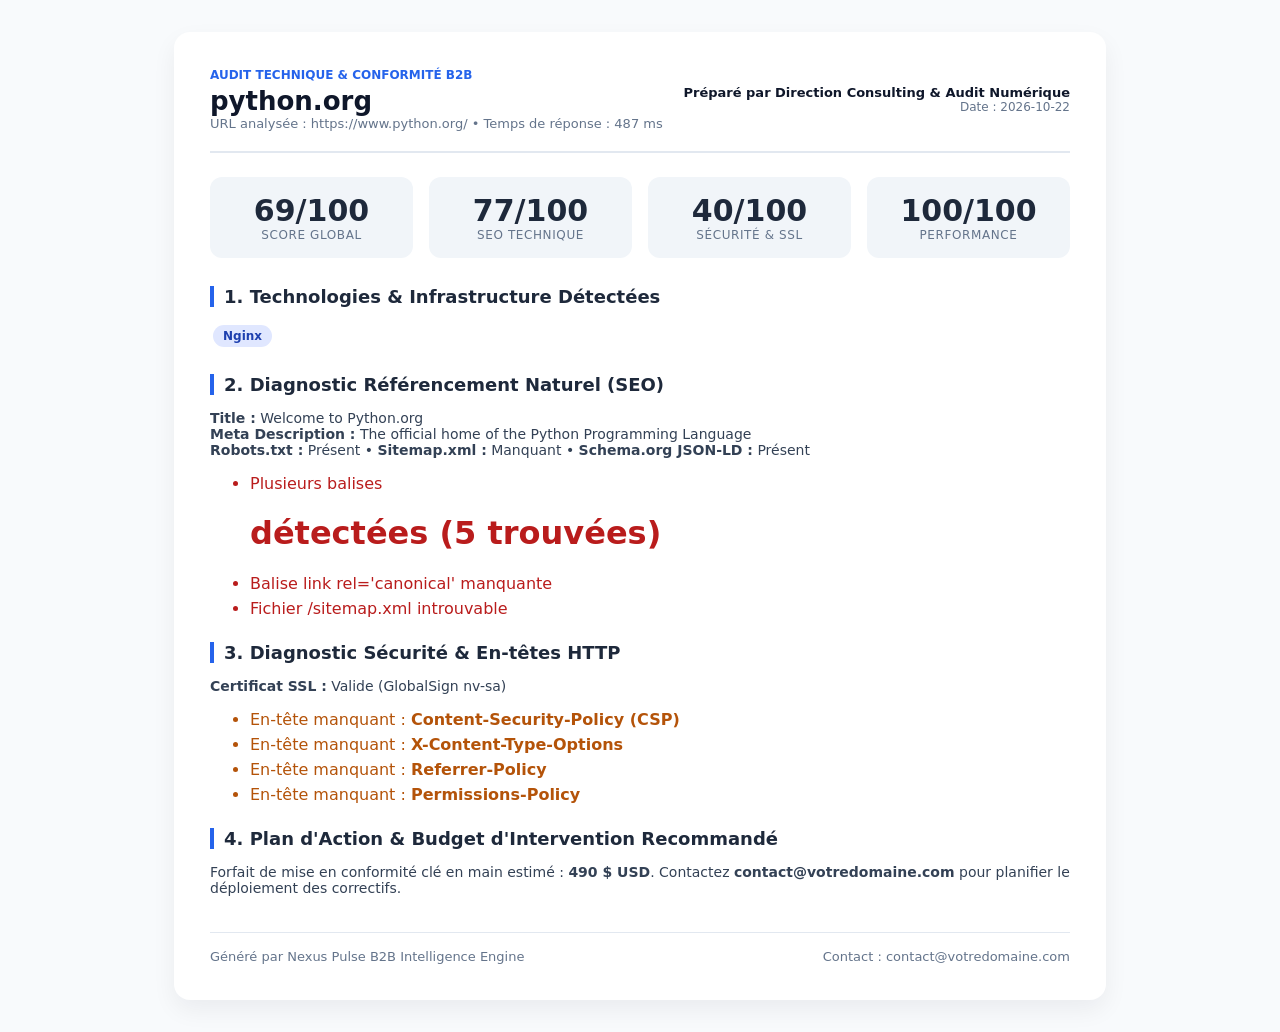
<file: reports/python_org_1_rapport_audit.html>
<!DOCTYPE html>
<html lang="fr">
<head>
<meta charset="utf-8">
<title>Rapport d'Audit Exécutif — python.org</title>
<style>
  body { font-family: 'Segoe UI', system-ui, sans-serif; color: #0f172a; background: #f8fafc; margin: 0; padding: 32px; }
  .card { max-width: 860px; margin: 0 auto; background: #ffffff; border-radius: 16px; padding: 36px; box-shadow: 0 10px 25px rgba(15,23,42,0.06); }
  .header { display: flex; justify-content: space-between; align-items: center; border-bottom: 2px solid #e2e8f0; padding-bottom: 20px; margin-bottom: 24px; }
  .scores { display: grid; grid-template-columns: repeat(4, 1fr); gap: 16px; margin-bottom: 28px; }
  .score-box { background: #f1f5f9; padding: 16px; border-radius: 12px; text-align: center; }
  .score-val { font-size: 30px; font-weight: 800; color: #1e293b; }
  .score-lbl { font-size: 12px; text-transform: uppercase; color: #64748b; letter-spacing: 0.05em; }
  h2 { font-size: 18px; color: #1e293b; margin-top: 24px; border-left: 4px solid #2563eb; padding-left: 10px; }
  .footer { margin-top: 36px; padding-top: 16px; border-top: 1px solid #e2e8f0; font-size: 13px; color: #64748b; display:flex; justify-content:space-between; }
  @media print { body { background: #fff; padding: 0; } .card { box-shadow: none; } }
</style>
</head>
<body>
  <div class="card">
    <div class="header">
      <div>
        <div style="font-size:12px;font-weight:700;color:#2563eb;text-transform:uppercase;">Audit Technique & Conformité B2B</div>
        <h1 style="margin:4px 0 0 0;font-size:26px;">python.org</h1>
        <div style="font-size:13px;color:#64748b;">URL analysée : https://www.python.org/ • Temps de réponse : 487 ms</div>
      </div>
      <div style="text-align:right;">
        <div style="font-size:13px;font-weight:600;">Préparé par Direction Consulting & Audit Numérique</div>
        <div style="font-size:12px;color:#64748b;">Date : 2026-10-22</div>
      </div>
    </div>

    <div class="scores">
      <div class="score-box"><div class="score-val">69/100</div><div class="score-lbl">Score Global</div></div>
      <div class="score-box"><div class="score-val">77/100</div><div class="score-lbl">SEO Technique</div></div>
      <div class="score-box"><div class="score-val">40/100</div><div class="score-lbl">Sécurité & SSL</div></div>
      <div class="score-box"><div class="score-val">100/100</div><div class="score-lbl">Performance</div></div>
    </div>

    <h2>1. Technologies & Infrastructure Détectées</h2>
    <div><span style="display:inline-block;background:#e0e7ff;color:#1e40af;padding:4px 10px;border-radius:999px;font-size:12px;margin:3px;font-weight:600;">Nginx</span></div>

    <h2>2. Diagnostic Référencement Naturel (SEO)</h2>
    <p style="font-size:14px;color:#334155;">
      <strong>Title :</strong> Welcome to Python.org<br>
      <strong>Meta Description :</strong> The official home of the Python Programming Language<br>
      <strong>Robots.txt :</strong> Présent •
      <strong>Sitemap.xml :</strong> Manquant •
      <strong>Schema.org JSON-LD :</strong> Présent
    </p>
    <ul><li style='margin-bottom:6px;color:#b91c1c;'>Plusieurs balises <h1> détectées (5 trouvées)</li><li style='margin-bottom:6px;color:#b91c1c;'>Balise link rel='canonical' manquante</li><li style='margin-bottom:6px;color:#b91c1c;'>Fichier /sitemap.xml introuvable</li></ul>

    <h2>3. Diagnostic Sécurité & En-têtes HTTP</h2>
    <p style="font-size:14px;color:#334155;">
      <strong>Certificat SSL :</strong> Valide
      (GlobalSign nv-sa)
    </p>
    <ul><li style='margin-bottom:6px;color:#b45309;'>En-tête manquant : <strong>Content-Security-Policy (CSP)</strong></li><li style='margin-bottom:6px;color:#b45309;'>En-tête manquant : <strong>X-Content-Type-Options</strong></li><li style='margin-bottom:6px;color:#b45309;'>En-tête manquant : <strong>Referrer-Policy</strong></li><li style='margin-bottom:6px;color:#b45309;'>En-tête manquant : <strong>Permissions-Policy</strong></li></ul>

    <h2>4. Plan d'Action & Budget d'Intervention Recommandé</h2>
    <p style="font-size:14px;color:#334155;">
      Forfait de mise en conformité clé en main estimé : <strong>490 $ USD</strong>.
      Contactez <strong>contact@votredomaine.com</strong> pour planifier le déploiement des correctifs.
    </p>

    <div class="footer">
      <span>Généré par Nexus Pulse B2B Intelligence Engine</span>
      <span>Contact : contact@votredomaine.com</span>
    </div>
  </div>
</body>
</html>
</file>
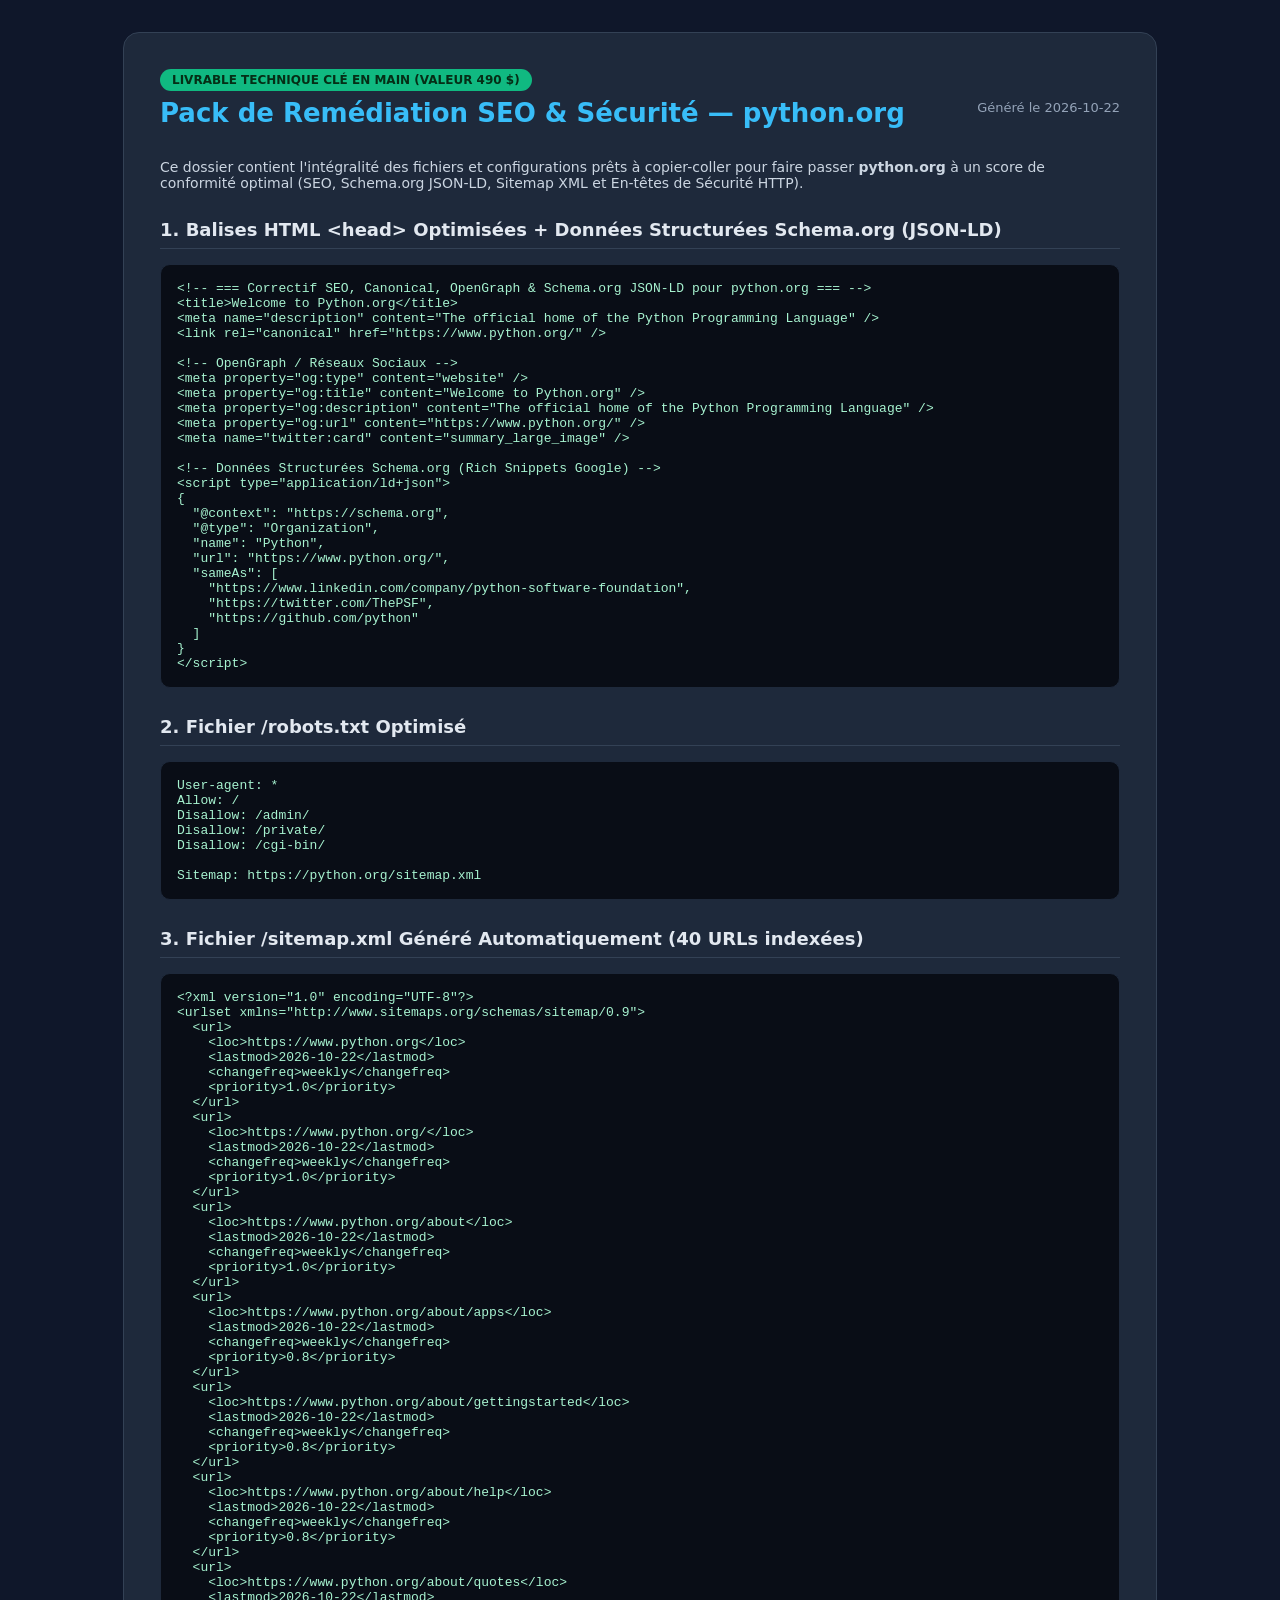
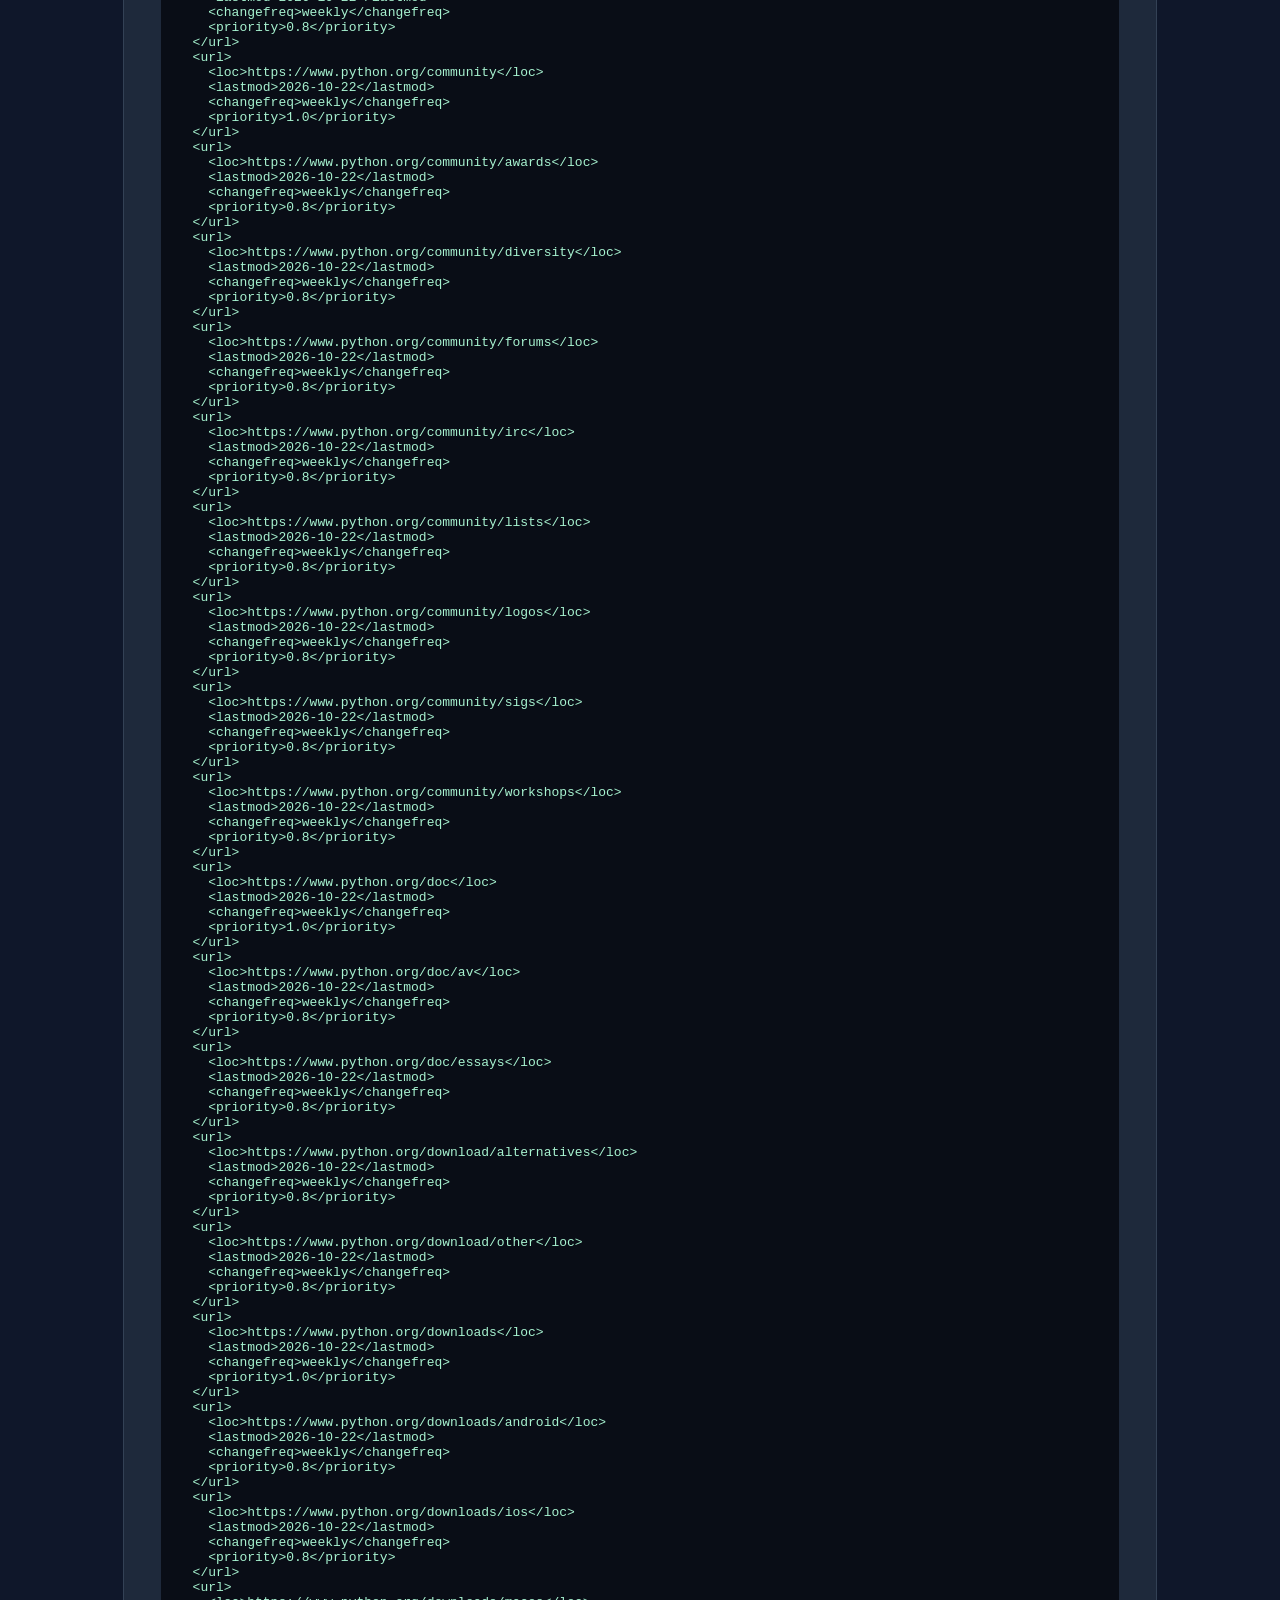
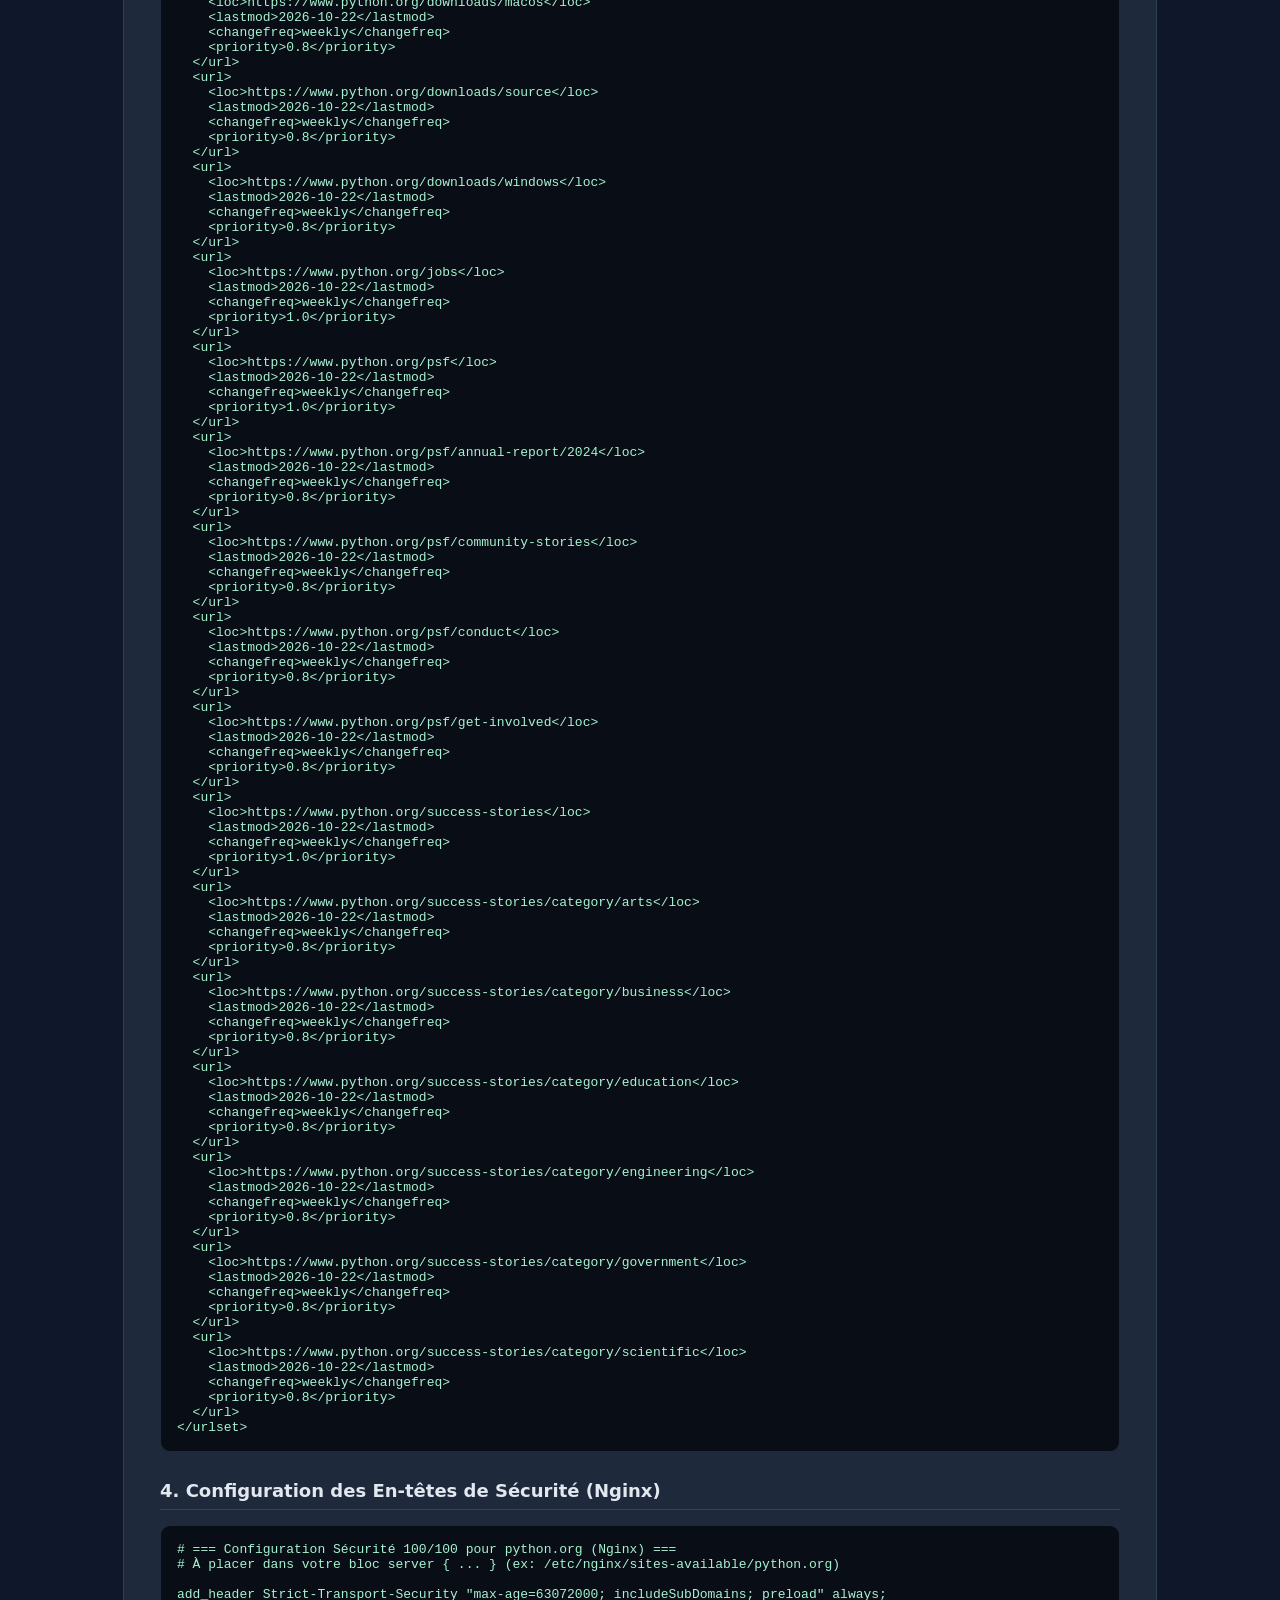
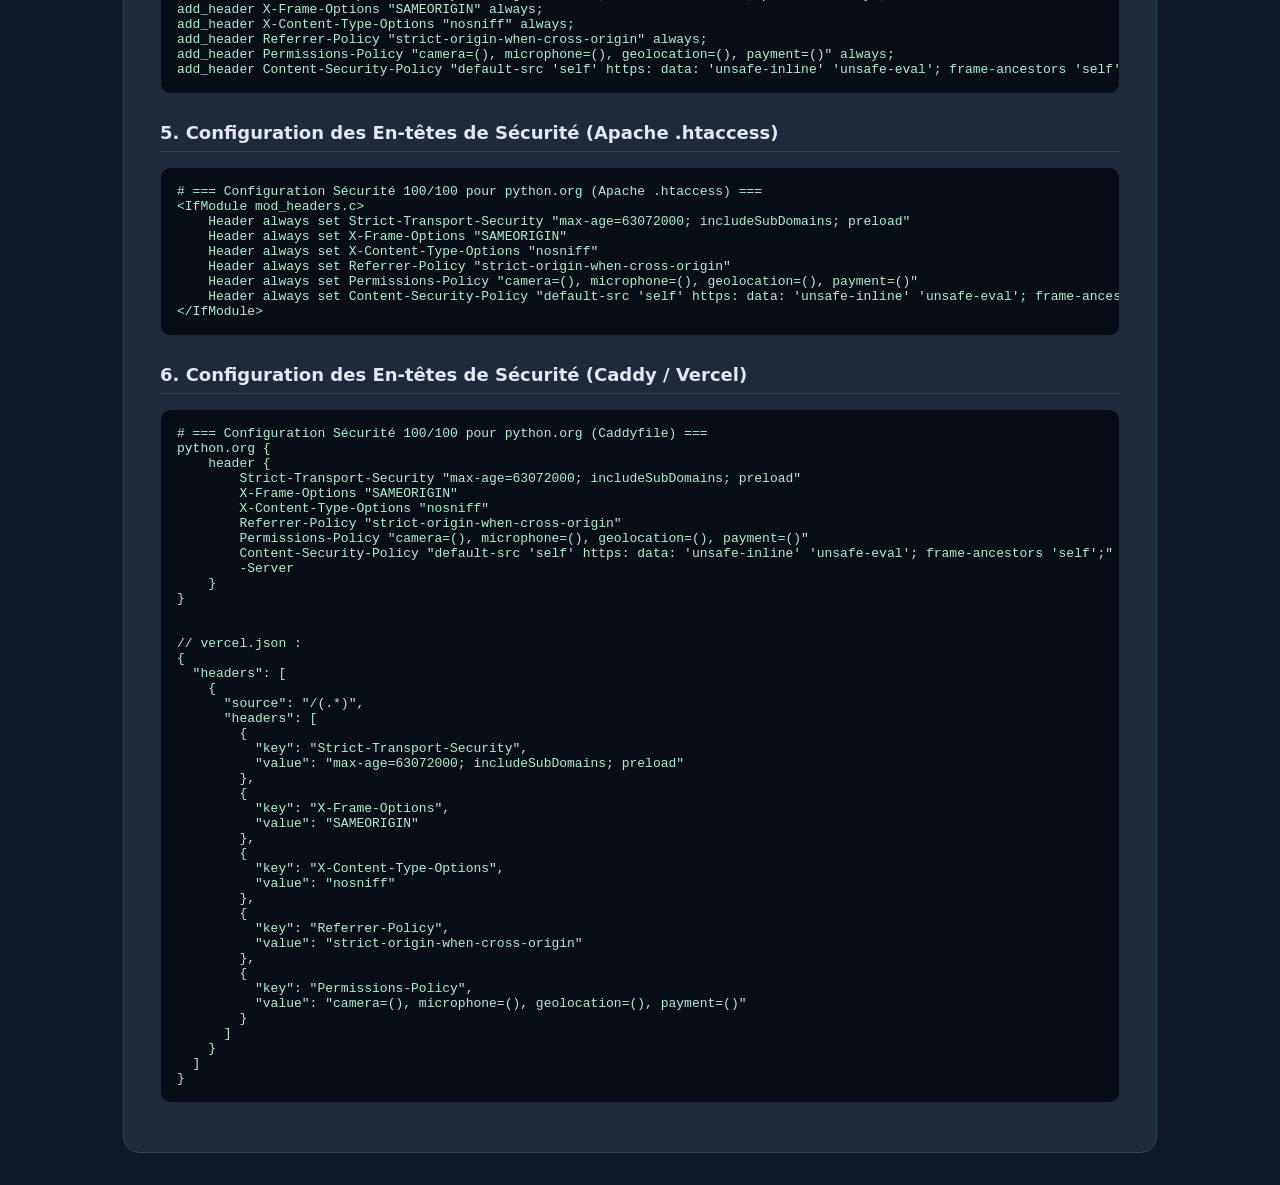
<file: reports/python_org_2_livrable_correctif.html>
<!DOCTYPE html>
<html lang="fr">
<head>
<meta charset="utf-8">
<title>Pack de Mise en Conformité Clé-en-Main — python.org</title>
<style>
  body { font-family: 'Segoe UI', system-ui, sans-serif; background: #0f172a; color: #f8fafc; margin: 0; padding: 32px; }
  .wrap { max-width: 960px; margin: 0 auto; background: #1e293b; border-radius: 16px; padding: 36px; border: 1px solid #334155; }
  h1 { margin-top: 0; font-size: 26px; color: #38bdf8; }
  h2 { font-size: 18px; color: #e2e8f0; border-bottom: 1px solid #334155; padding-bottom: 8px; margin-top: 28px; }
  pre { background: #090d16; color: #a7f3d0; padding: 16px; border-radius: 10px; overflow-x: auto; font-size: 13px; border: 1px solid #1e293b; }
  .badge { background: #10b981; color: #052e16; font-weight: 800; padding: 4px 12px; border-radius: 999px; font-size: 12px; }
</style>
</head>
<body>
  <div class="wrap">
    <div style="display:flex;justify-content:space-between;align-items:center;flex-wrap:wrap;">
      <div>
        <span class="badge">LIVRABLE TECHNIQUE CLÉ EN MAIN (VALEUR 490 $)</span>
        <h1 style="margin-top:10px;">Pack de Remédiation SEO & Sécurité — python.org</h1>
      </div>
      <div style="color:#94a3b8;font-size:13px;">Généré le 2026-10-22</div>
    </div>

    <p style="color:#cbd5e1;font-size:14px;">
      Ce dossier contient l'intégralité des fichiers et configurations prêts à copier-coller pour faire passer
      <strong>python.org</strong> à un score de conformité optimal (SEO, Schema.org JSON-LD, Sitemap XML et En-têtes de Sécurité HTTP).
    </p>

    <h2>1. Balises HTML &lt;head&gt; Optimisées + Données Structurées Schema.org (JSON-LD)</h2>
    <pre>&lt;!-- === Correctif SEO, Canonical, OpenGraph &amp; Schema.org JSON-LD pour python.org === --&gt;
&lt;title&gt;Welcome to Python.org&lt;/title&gt;
&lt;meta name="description" content="The official home of the Python Programming Language" /&gt;
&lt;link rel="canonical" href="https://www.python.org/" /&gt;

&lt;!-- OpenGraph / Réseaux Sociaux --&gt;
&lt;meta property="og:type" content="website" /&gt;
&lt;meta property="og:title" content="Welcome to Python.org" /&gt;
&lt;meta property="og:description" content="The official home of the Python Programming Language" /&gt;
&lt;meta property="og:url" content="https://www.python.org/" /&gt;
&lt;meta name="twitter:card" content="summary_large_image" /&gt;

&lt;!-- Données Structurées Schema.org (Rich Snippets Google) --&gt;
&lt;script type="application/ld+json"&gt;
{
  "@context": "https://schema.org",
  "@type": "Organization",
  "name": "Python",
  "url": "https://www.python.org/",
  "sameAs": [
    "https://www.linkedin.com/company/python-software-foundation",
    "https://twitter.com/ThePSF",
    "https://github.com/python"
  ]
}
&lt;/script&gt;
</pre>

    <h2>2. Fichier /robots.txt Optimisé</h2>
    <pre>User-agent: *
Allow: /
Disallow: /admin/
Disallow: /private/
Disallow: /cgi-bin/

Sitemap: https://python.org/sitemap.xml
</pre>

    <h2>3. Fichier /sitemap.xml Généré Automatiquement (40 URLs indexées)</h2>
    <pre>&lt;?xml version="1.0" encoding="UTF-8"?&gt;
&lt;urlset xmlns="http://www.sitemaps.org/schemas/sitemap/0.9"&gt;
  &lt;url&gt;
    &lt;loc&gt;https://www.python.org&lt;/loc&gt;
    &lt;lastmod&gt;2026-10-22&lt;/lastmod&gt;
    &lt;changefreq&gt;weekly&lt;/changefreq&gt;
    &lt;priority&gt;1.0&lt;/priority&gt;
  &lt;/url&gt;
  &lt;url&gt;
    &lt;loc&gt;https://www.python.org/&lt;/loc&gt;
    &lt;lastmod&gt;2026-10-22&lt;/lastmod&gt;
    &lt;changefreq&gt;weekly&lt;/changefreq&gt;
    &lt;priority&gt;1.0&lt;/priority&gt;
  &lt;/url&gt;
  &lt;url&gt;
    &lt;loc&gt;https://www.python.org/about&lt;/loc&gt;
    &lt;lastmod&gt;2026-10-22&lt;/lastmod&gt;
    &lt;changefreq&gt;weekly&lt;/changefreq&gt;
    &lt;priority&gt;1.0&lt;/priority&gt;
  &lt;/url&gt;
  &lt;url&gt;
    &lt;loc&gt;https://www.python.org/about/apps&lt;/loc&gt;
    &lt;lastmod&gt;2026-10-22&lt;/lastmod&gt;
    &lt;changefreq&gt;weekly&lt;/changefreq&gt;
    &lt;priority&gt;0.8&lt;/priority&gt;
  &lt;/url&gt;
  &lt;url&gt;
    &lt;loc&gt;https://www.python.org/about/gettingstarted&lt;/loc&gt;
    &lt;lastmod&gt;2026-10-22&lt;/lastmod&gt;
    &lt;changefreq&gt;weekly&lt;/changefreq&gt;
    &lt;priority&gt;0.8&lt;/priority&gt;
  &lt;/url&gt;
  &lt;url&gt;
    &lt;loc&gt;https://www.python.org/about/help&lt;/loc&gt;
    &lt;lastmod&gt;2026-10-22&lt;/lastmod&gt;
    &lt;changefreq&gt;weekly&lt;/changefreq&gt;
    &lt;priority&gt;0.8&lt;/priority&gt;
  &lt;/url&gt;
  &lt;url&gt;
    &lt;loc&gt;https://www.python.org/about/quotes&lt;/loc&gt;
    &lt;lastmod&gt;2026-10-22&lt;/lastmod&gt;
    &lt;changefreq&gt;weekly&lt;/changefreq&gt;
    &lt;priority&gt;0.8&lt;/priority&gt;
  &lt;/url&gt;
  &lt;url&gt;
    &lt;loc&gt;https://www.python.org/community&lt;/loc&gt;
    &lt;lastmod&gt;2026-10-22&lt;/lastmod&gt;
    &lt;changefreq&gt;weekly&lt;/changefreq&gt;
    &lt;priority&gt;1.0&lt;/priority&gt;
  &lt;/url&gt;
  &lt;url&gt;
    &lt;loc&gt;https://www.python.org/community/awards&lt;/loc&gt;
    &lt;lastmod&gt;2026-10-22&lt;/lastmod&gt;
    &lt;changefreq&gt;weekly&lt;/changefreq&gt;
    &lt;priority&gt;0.8&lt;/priority&gt;
  &lt;/url&gt;
  &lt;url&gt;
    &lt;loc&gt;https://www.python.org/community/diversity&lt;/loc&gt;
    &lt;lastmod&gt;2026-10-22&lt;/lastmod&gt;
    &lt;changefreq&gt;weekly&lt;/changefreq&gt;
    &lt;priority&gt;0.8&lt;/priority&gt;
  &lt;/url&gt;
  &lt;url&gt;
    &lt;loc&gt;https://www.python.org/community/forums&lt;/loc&gt;
    &lt;lastmod&gt;2026-10-22&lt;/lastmod&gt;
    &lt;changefreq&gt;weekly&lt;/changefreq&gt;
    &lt;priority&gt;0.8&lt;/priority&gt;
  &lt;/url&gt;
  &lt;url&gt;
    &lt;loc&gt;https://www.python.org/community/irc&lt;/loc&gt;
    &lt;lastmod&gt;2026-10-22&lt;/lastmod&gt;
    &lt;changefreq&gt;weekly&lt;/changefreq&gt;
    &lt;priority&gt;0.8&lt;/priority&gt;
  &lt;/url&gt;
  &lt;url&gt;
    &lt;loc&gt;https://www.python.org/community/lists&lt;/loc&gt;
    &lt;lastmod&gt;2026-10-22&lt;/lastmod&gt;
    &lt;changefreq&gt;weekly&lt;/changefreq&gt;
    &lt;priority&gt;0.8&lt;/priority&gt;
  &lt;/url&gt;
  &lt;url&gt;
    &lt;loc&gt;https://www.python.org/community/logos&lt;/loc&gt;
    &lt;lastmod&gt;2026-10-22&lt;/lastmod&gt;
    &lt;changefreq&gt;weekly&lt;/changefreq&gt;
    &lt;priority&gt;0.8&lt;/priority&gt;
  &lt;/url&gt;
  &lt;url&gt;
    &lt;loc&gt;https://www.python.org/community/sigs&lt;/loc&gt;
    &lt;lastmod&gt;2026-10-22&lt;/lastmod&gt;
    &lt;changefreq&gt;weekly&lt;/changefreq&gt;
    &lt;priority&gt;0.8&lt;/priority&gt;
  &lt;/url&gt;
  &lt;url&gt;
    &lt;loc&gt;https://www.python.org/community/workshops&lt;/loc&gt;
    &lt;lastmod&gt;2026-10-22&lt;/lastmod&gt;
    &lt;changefreq&gt;weekly&lt;/changefreq&gt;
    &lt;priority&gt;0.8&lt;/priority&gt;
  &lt;/url&gt;
  &lt;url&gt;
    &lt;loc&gt;https://www.python.org/doc&lt;/loc&gt;
    &lt;lastmod&gt;2026-10-22&lt;/lastmod&gt;
    &lt;changefreq&gt;weekly&lt;/changefreq&gt;
    &lt;priority&gt;1.0&lt;/priority&gt;
  &lt;/url&gt;
  &lt;url&gt;
    &lt;loc&gt;https://www.python.org/doc/av&lt;/loc&gt;
    &lt;lastmod&gt;2026-10-22&lt;/lastmod&gt;
    &lt;changefreq&gt;weekly&lt;/changefreq&gt;
    &lt;priority&gt;0.8&lt;/priority&gt;
  &lt;/url&gt;
  &lt;url&gt;
    &lt;loc&gt;https://www.python.org/doc/essays&lt;/loc&gt;
    &lt;lastmod&gt;2026-10-22&lt;/lastmod&gt;
    &lt;changefreq&gt;weekly&lt;/changefreq&gt;
    &lt;priority&gt;0.8&lt;/priority&gt;
  &lt;/url&gt;
  &lt;url&gt;
    &lt;loc&gt;https://www.python.org/download/alternatives&lt;/loc&gt;
    &lt;lastmod&gt;2026-10-22&lt;/lastmod&gt;
    &lt;changefreq&gt;weekly&lt;/changefreq&gt;
    &lt;priority&gt;0.8&lt;/priority&gt;
  &lt;/url&gt;
  &lt;url&gt;
    &lt;loc&gt;https://www.python.org/download/other&lt;/loc&gt;
    &lt;lastmod&gt;2026-10-22&lt;/lastmod&gt;
    &lt;changefreq&gt;weekly&lt;/changefreq&gt;
    &lt;priority&gt;0.8&lt;/priority&gt;
  &lt;/url&gt;
  &lt;url&gt;
    &lt;loc&gt;https://www.python.org/downloads&lt;/loc&gt;
    &lt;lastmod&gt;2026-10-22&lt;/lastmod&gt;
    &lt;changefreq&gt;weekly&lt;/changefreq&gt;
    &lt;priority&gt;1.0&lt;/priority&gt;
  &lt;/url&gt;
  &lt;url&gt;
    &lt;loc&gt;https://www.python.org/downloads/android&lt;/loc&gt;
    &lt;lastmod&gt;2026-10-22&lt;/lastmod&gt;
    &lt;changefreq&gt;weekly&lt;/changefreq&gt;
    &lt;priority&gt;0.8&lt;/priority&gt;
  &lt;/url&gt;
  &lt;url&gt;
    &lt;loc&gt;https://www.python.org/downloads/ios&lt;/loc&gt;
    &lt;lastmod&gt;2026-10-22&lt;/lastmod&gt;
    &lt;changefreq&gt;weekly&lt;/changefreq&gt;
    &lt;priority&gt;0.8&lt;/priority&gt;
  &lt;/url&gt;
  &lt;url&gt;
    &lt;loc&gt;https://www.python.org/downloads/macos&lt;/loc&gt;
    &lt;lastmod&gt;2026-10-22&lt;/lastmod&gt;
    &lt;changefreq&gt;weekly&lt;/changefreq&gt;
    &lt;priority&gt;0.8&lt;/priority&gt;
  &lt;/url&gt;
  &lt;url&gt;
    &lt;loc&gt;https://www.python.org/downloads/source&lt;/loc&gt;
    &lt;lastmod&gt;2026-10-22&lt;/lastmod&gt;
    &lt;changefreq&gt;weekly&lt;/changefreq&gt;
    &lt;priority&gt;0.8&lt;/priority&gt;
  &lt;/url&gt;
  &lt;url&gt;
    &lt;loc&gt;https://www.python.org/downloads/windows&lt;/loc&gt;
    &lt;lastmod&gt;2026-10-22&lt;/lastmod&gt;
    &lt;changefreq&gt;weekly&lt;/changefreq&gt;
    &lt;priority&gt;0.8&lt;/priority&gt;
  &lt;/url&gt;
  &lt;url&gt;
    &lt;loc&gt;https://www.python.org/jobs&lt;/loc&gt;
    &lt;lastmod&gt;2026-10-22&lt;/lastmod&gt;
    &lt;changefreq&gt;weekly&lt;/changefreq&gt;
    &lt;priority&gt;1.0&lt;/priority&gt;
  &lt;/url&gt;
  &lt;url&gt;
    &lt;loc&gt;https://www.python.org/psf&lt;/loc&gt;
    &lt;lastmod&gt;2026-10-22&lt;/lastmod&gt;
    &lt;changefreq&gt;weekly&lt;/changefreq&gt;
    &lt;priority&gt;1.0&lt;/priority&gt;
  &lt;/url&gt;
  &lt;url&gt;
    &lt;loc&gt;https://www.python.org/psf/annual-report/2024&lt;/loc&gt;
    &lt;lastmod&gt;2026-10-22&lt;/lastmod&gt;
    &lt;changefreq&gt;weekly&lt;/changefreq&gt;
    &lt;priority&gt;0.8&lt;/priority&gt;
  &lt;/url&gt;
  &lt;url&gt;
    &lt;loc&gt;https://www.python.org/psf/community-stories&lt;/loc&gt;
    &lt;lastmod&gt;2026-10-22&lt;/lastmod&gt;
    &lt;changefreq&gt;weekly&lt;/changefreq&gt;
    &lt;priority&gt;0.8&lt;/priority&gt;
  &lt;/url&gt;
  &lt;url&gt;
    &lt;loc&gt;https://www.python.org/psf/conduct&lt;/loc&gt;
    &lt;lastmod&gt;2026-10-22&lt;/lastmod&gt;
    &lt;changefreq&gt;weekly&lt;/changefreq&gt;
    &lt;priority&gt;0.8&lt;/priority&gt;
  &lt;/url&gt;
  &lt;url&gt;
    &lt;loc&gt;https://www.python.org/psf/get-involved&lt;/loc&gt;
    &lt;lastmod&gt;2026-10-22&lt;/lastmod&gt;
    &lt;changefreq&gt;weekly&lt;/changefreq&gt;
    &lt;priority&gt;0.8&lt;/priority&gt;
  &lt;/url&gt;
  &lt;url&gt;
    &lt;loc&gt;https://www.python.org/success-stories&lt;/loc&gt;
    &lt;lastmod&gt;2026-10-22&lt;/lastmod&gt;
    &lt;changefreq&gt;weekly&lt;/changefreq&gt;
    &lt;priority&gt;1.0&lt;/priority&gt;
  &lt;/url&gt;
  &lt;url&gt;
    &lt;loc&gt;https://www.python.org/success-stories/category/arts&lt;/loc&gt;
    &lt;lastmod&gt;2026-10-22&lt;/lastmod&gt;
    &lt;changefreq&gt;weekly&lt;/changefreq&gt;
    &lt;priority&gt;0.8&lt;/priority&gt;
  &lt;/url&gt;
  &lt;url&gt;
    &lt;loc&gt;https://www.python.org/success-stories/category/business&lt;/loc&gt;
    &lt;lastmod&gt;2026-10-22&lt;/lastmod&gt;
    &lt;changefreq&gt;weekly&lt;/changefreq&gt;
    &lt;priority&gt;0.8&lt;/priority&gt;
  &lt;/url&gt;
  &lt;url&gt;
    &lt;loc&gt;https://www.python.org/success-stories/category/education&lt;/loc&gt;
    &lt;lastmod&gt;2026-10-22&lt;/lastmod&gt;
    &lt;changefreq&gt;weekly&lt;/changefreq&gt;
    &lt;priority&gt;0.8&lt;/priority&gt;
  &lt;/url&gt;
  &lt;url&gt;
    &lt;loc&gt;https://www.python.org/success-stories/category/engineering&lt;/loc&gt;
    &lt;lastmod&gt;2026-10-22&lt;/lastmod&gt;
    &lt;changefreq&gt;weekly&lt;/changefreq&gt;
    &lt;priority&gt;0.8&lt;/priority&gt;
  &lt;/url&gt;
  &lt;url&gt;
    &lt;loc&gt;https://www.python.org/success-stories/category/government&lt;/loc&gt;
    &lt;lastmod&gt;2026-10-22&lt;/lastmod&gt;
    &lt;changefreq&gt;weekly&lt;/changefreq&gt;
    &lt;priority&gt;0.8&lt;/priority&gt;
  &lt;/url&gt;
  &lt;url&gt;
    &lt;loc&gt;https://www.python.org/success-stories/category/scientific&lt;/loc&gt;
    &lt;lastmod&gt;2026-10-22&lt;/lastmod&gt;
    &lt;changefreq&gt;weekly&lt;/changefreq&gt;
    &lt;priority&gt;0.8&lt;/priority&gt;
  &lt;/url&gt;
&lt;/urlset&gt;</pre>

    <h2>4. Configuration des En-têtes de Sécurité (Nginx)</h2>
    <pre># === Configuration Sécurité 100/100 pour python.org (Nginx) ===
# À placer dans votre bloc server { ... } (ex: /etc/nginx/sites-available/python.org)

add_header Strict-Transport-Security "max-age=63072000; includeSubDomains; preload" always;
add_header X-Frame-Options "SAMEORIGIN" always;
add_header X-Content-Type-Options "nosniff" always;
add_header Referrer-Policy "strict-origin-when-cross-origin" always;
add_header Permissions-Policy "camera=(), microphone=(), geolocation=(), payment=()" always;
add_header Content-Security-Policy "default-src 'self' https: data: 'unsafe-inline' 'unsafe-eval'; frame-ancestors 'self';" always;
</pre>

    <h2>5. Configuration des En-têtes de Sécurité (Apache .htaccess)</h2>
    <pre># === Configuration Sécurité 100/100 pour python.org (Apache .htaccess) ===
&lt;IfModule mod_headers.c&gt;
    Header always set Strict-Transport-Security "max-age=63072000; includeSubDomains; preload"
    Header always set X-Frame-Options "SAMEORIGIN"
    Header always set X-Content-Type-Options "nosniff"
    Header always set Referrer-Policy "strict-origin-when-cross-origin"
    Header always set Permissions-Policy "camera=(), microphone=(), geolocation=(), payment=()"
    Header always set Content-Security-Policy "default-src 'self' https: data: 'unsafe-inline' 'unsafe-eval'; frame-ancestors 'self';"
&lt;/IfModule&gt;
</pre>

    <h2>6. Configuration des En-têtes de Sécurité (Caddy / Vercel)</h2>
    <pre># === Configuration Sécurité 100/100 pour python.org (Caddyfile) ===
python.org {
    header {
        Strict-Transport-Security "max-age=63072000; includeSubDomains; preload"
        X-Frame-Options "SAMEORIGIN"
        X-Content-Type-Options "nosniff"
        Referrer-Policy "strict-origin-when-cross-origin"
        Permissions-Policy "camera=(), microphone=(), geolocation=(), payment=()"
        Content-Security-Policy "default-src 'self' https: data: 'unsafe-inline' 'unsafe-eval'; frame-ancestors 'self';"
        -Server
    }
}


// vercel.json :
{
  "headers": [
    {
      "source": "/(.*)",
      "headers": [
        {
          "key": "Strict-Transport-Security",
          "value": "max-age=63072000; includeSubDomains; preload"
        },
        {
          "key": "X-Frame-Options",
          "value": "SAMEORIGIN"
        },
        {
          "key": "X-Content-Type-Options",
          "value": "nosniff"
        },
        {
          "key": "Referrer-Policy",
          "value": "strict-origin-when-cross-origin"
        },
        {
          "key": "Permissions-Policy",
          "value": "camera=(), microphone=(), geolocation=(), payment=()"
        }
      ]
    }
  ]
}</pre>
  </div>
</body>
</html>
</file>
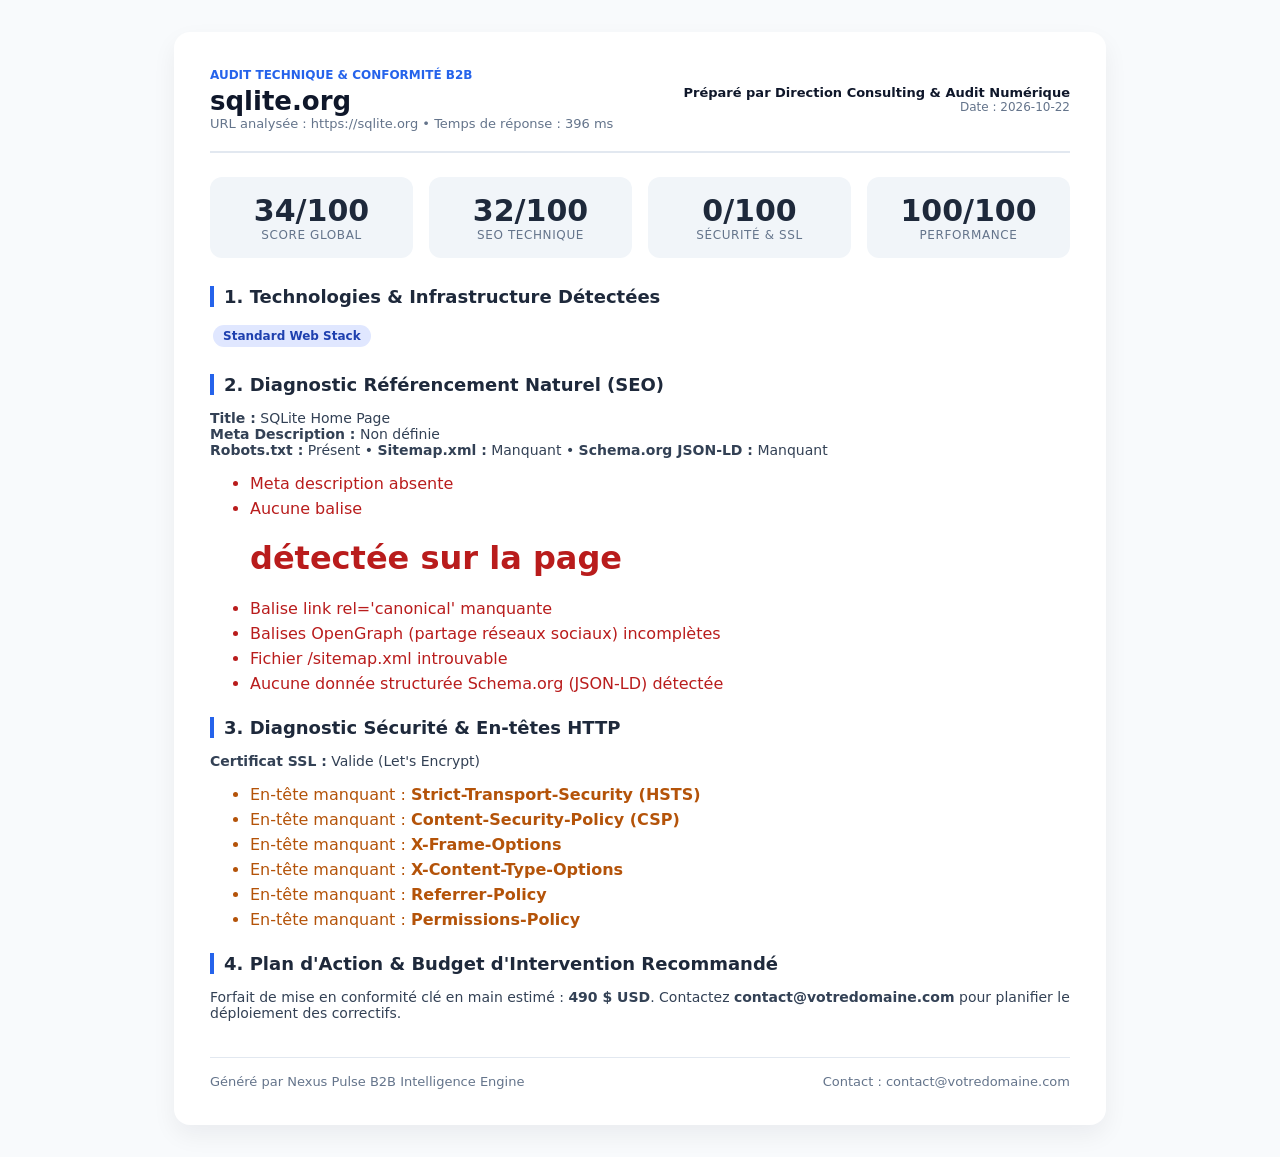
<file: reports/sqlite_org_1_rapport_audit.html>
<!DOCTYPE html>
<html lang="fr">
<head>
<meta charset="utf-8">
<title>Rapport d'Audit Exécutif — sqlite.org</title>
<style>
  body { font-family: 'Segoe UI', system-ui, sans-serif; color: #0f172a; background: #f8fafc; margin: 0; padding: 32px; }
  .card { max-width: 860px; margin: 0 auto; background: #ffffff; border-radius: 16px; padding: 36px; box-shadow: 0 10px 25px rgba(15,23,42,0.06); }
  .header { display: flex; justify-content: space-between; align-items: center; border-bottom: 2px solid #e2e8f0; padding-bottom: 20px; margin-bottom: 24px; }
  .scores { display: grid; grid-template-columns: repeat(4, 1fr); gap: 16px; margin-bottom: 28px; }
  .score-box { background: #f1f5f9; padding: 16px; border-radius: 12px; text-align: center; }
  .score-val { font-size: 30px; font-weight: 800; color: #1e293b; }
  .score-lbl { font-size: 12px; text-transform: uppercase; color: #64748b; letter-spacing: 0.05em; }
  h2 { font-size: 18px; color: #1e293b; margin-top: 24px; border-left: 4px solid #2563eb; padding-left: 10px; }
  .footer { margin-top: 36px; padding-top: 16px; border-top: 1px solid #e2e8f0; font-size: 13px; color: #64748b; display:flex; justify-content:space-between; }
  @media print { body { background: #fff; padding: 0; } .card { box-shadow: none; } }
</style>
</head>
<body>
  <div class="card">
    <div class="header">
      <div>
        <div style="font-size:12px;font-weight:700;color:#2563eb;text-transform:uppercase;">Audit Technique & Conformité B2B</div>
        <h1 style="margin:4px 0 0 0;font-size:26px;">sqlite.org</h1>
        <div style="font-size:13px;color:#64748b;">URL analysée : https://sqlite.org • Temps de réponse : 396 ms</div>
      </div>
      <div style="text-align:right;">
        <div style="font-size:13px;font-weight:600;">Préparé par Direction Consulting & Audit Numérique</div>
        <div style="font-size:12px;color:#64748b;">Date : 2026-10-22</div>
      </div>
    </div>

    <div class="scores">
      <div class="score-box"><div class="score-val">34/100</div><div class="score-lbl">Score Global</div></div>
      <div class="score-box"><div class="score-val">32/100</div><div class="score-lbl">SEO Technique</div></div>
      <div class="score-box"><div class="score-val">0/100</div><div class="score-lbl">Sécurité & SSL</div></div>
      <div class="score-box"><div class="score-val">100/100</div><div class="score-lbl">Performance</div></div>
    </div>

    <h2>1. Technologies & Infrastructure Détectées</h2>
    <div><span style="display:inline-block;background:#e0e7ff;color:#1e40af;padding:4px 10px;border-radius:999px;font-size:12px;margin:3px;font-weight:600;">Standard Web Stack</span></div>

    <h2>2. Diagnostic Référencement Naturel (SEO)</h2>
    <p style="font-size:14px;color:#334155;">
      <strong>Title :</strong> SQLite Home Page<br>
      <strong>Meta Description :</strong> Non définie<br>
      <strong>Robots.txt :</strong> Présent •
      <strong>Sitemap.xml :</strong> Manquant •
      <strong>Schema.org JSON-LD :</strong> Manquant
    </p>
    <ul><li style='margin-bottom:6px;color:#b91c1c;'>Meta description absente</li><li style='margin-bottom:6px;color:#b91c1c;'>Aucune balise <h1> détectée sur la page</li><li style='margin-bottom:6px;color:#b91c1c;'>Balise link rel='canonical' manquante</li><li style='margin-bottom:6px;color:#b91c1c;'>Balises OpenGraph (partage réseaux sociaux) incomplètes</li><li style='margin-bottom:6px;color:#b91c1c;'>Fichier /sitemap.xml introuvable</li><li style='margin-bottom:6px;color:#b91c1c;'>Aucune donnée structurée Schema.org (JSON-LD) détectée</li></ul>

    <h2>3. Diagnostic Sécurité & En-têtes HTTP</h2>
    <p style="font-size:14px;color:#334155;">
      <strong>Certificat SSL :</strong> Valide
      (Let's Encrypt)
    </p>
    <ul><li style='margin-bottom:6px;color:#b45309;'>En-tête manquant : <strong>Strict-Transport-Security (HSTS)</strong></li><li style='margin-bottom:6px;color:#b45309;'>En-tête manquant : <strong>Content-Security-Policy (CSP)</strong></li><li style='margin-bottom:6px;color:#b45309;'>En-tête manquant : <strong>X-Frame-Options</strong></li><li style='margin-bottom:6px;color:#b45309;'>En-tête manquant : <strong>X-Content-Type-Options</strong></li><li style='margin-bottom:6px;color:#b45309;'>En-tête manquant : <strong>Referrer-Policy</strong></li><li style='margin-bottom:6px;color:#b45309;'>En-tête manquant : <strong>Permissions-Policy</strong></li></ul>

    <h2>4. Plan d'Action & Budget d'Intervention Recommandé</h2>
    <p style="font-size:14px;color:#334155;">
      Forfait de mise en conformité clé en main estimé : <strong>490 $ USD</strong>.
      Contactez <strong>contact@votredomaine.com</strong> pour planifier le déploiement des correctifs.
    </p>

    <div class="footer">
      <span>Généré par Nexus Pulse B2B Intelligence Engine</span>
      <span>Contact : contact@votredomaine.com</span>
    </div>
  </div>
</body>
</html>
</file>
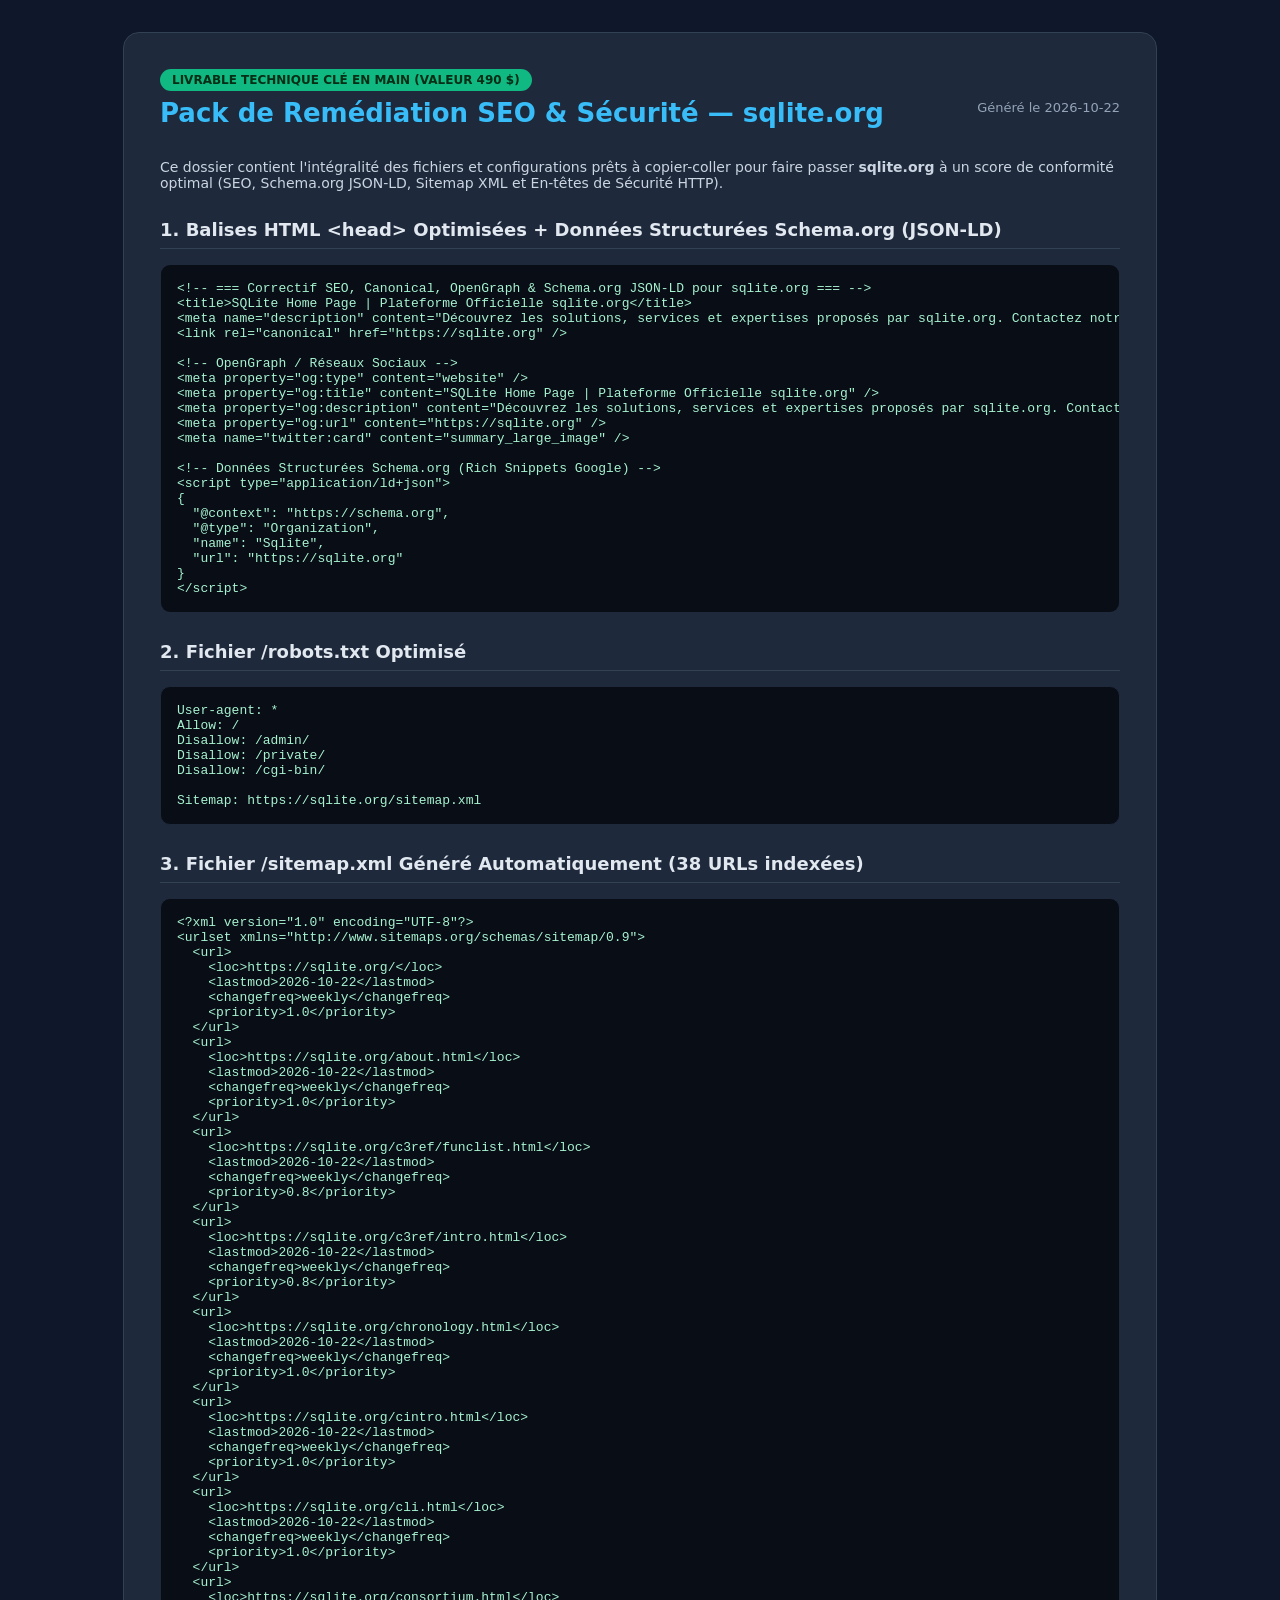
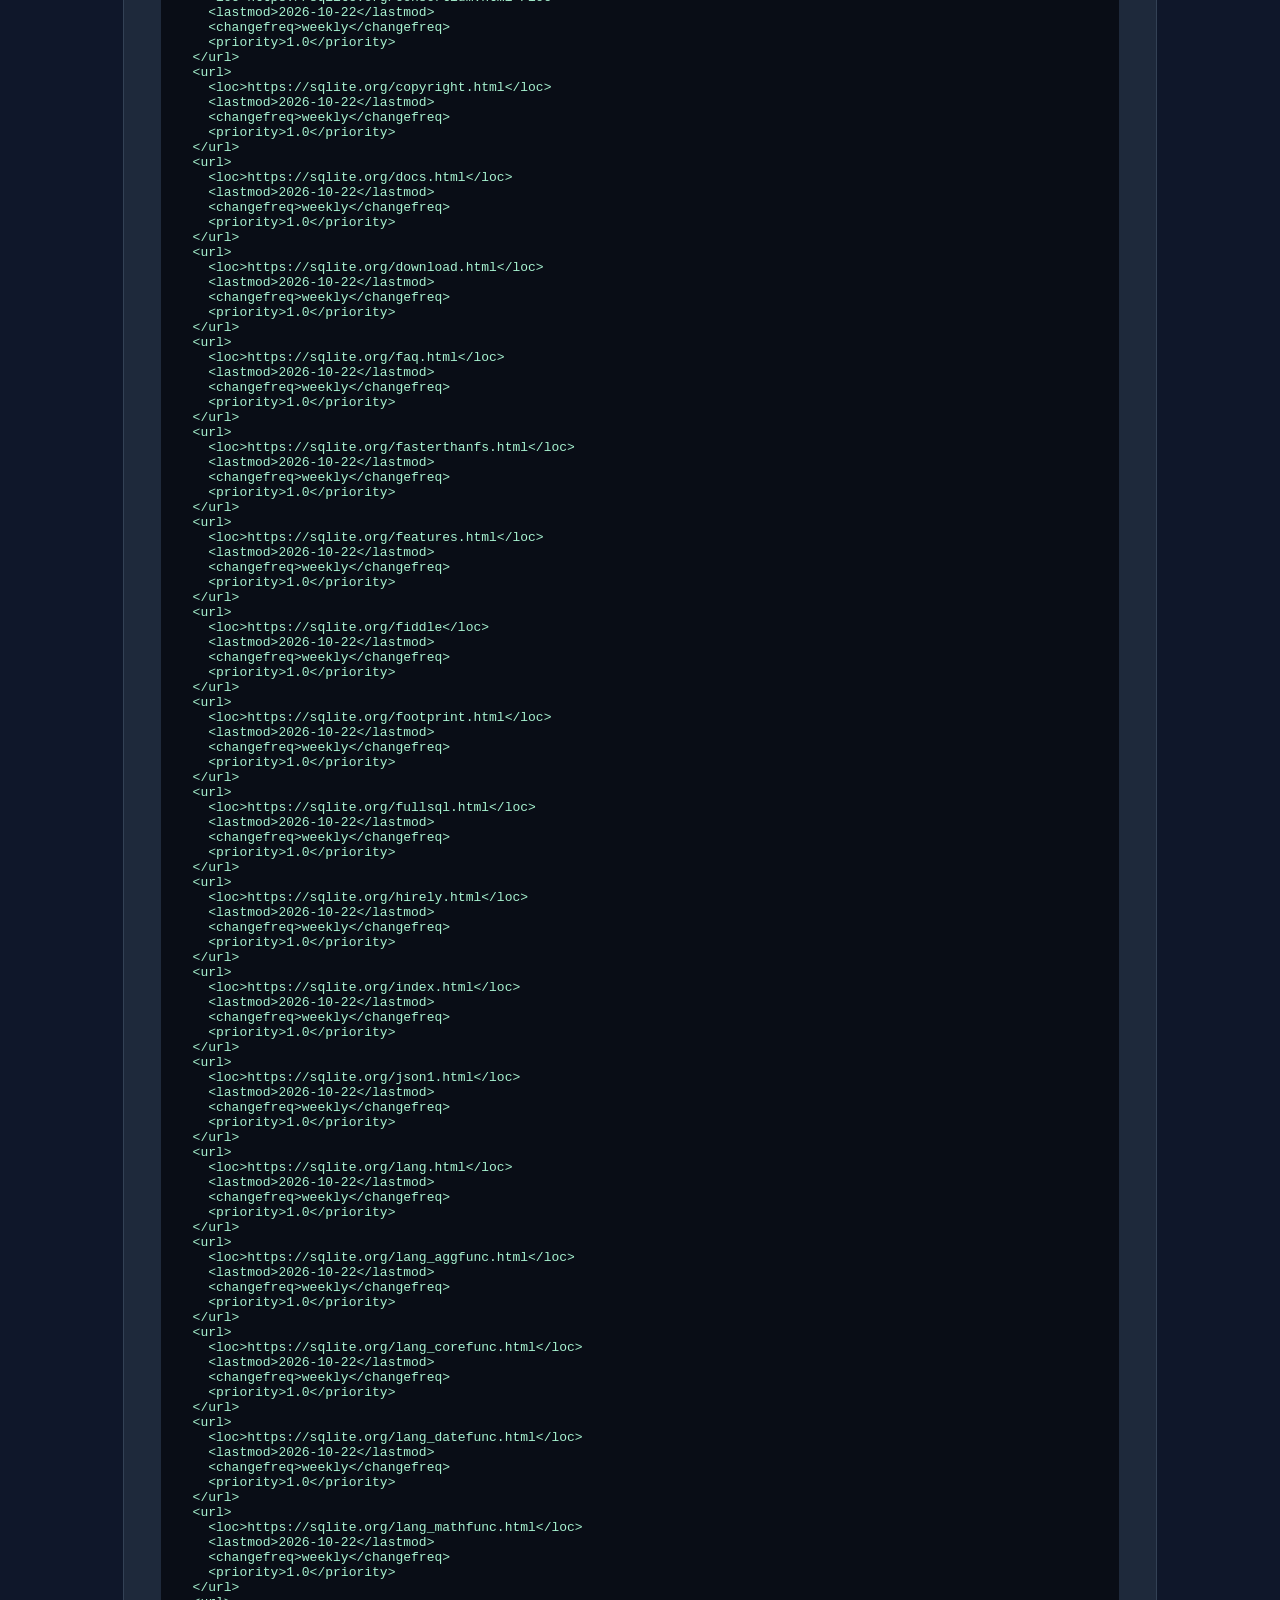
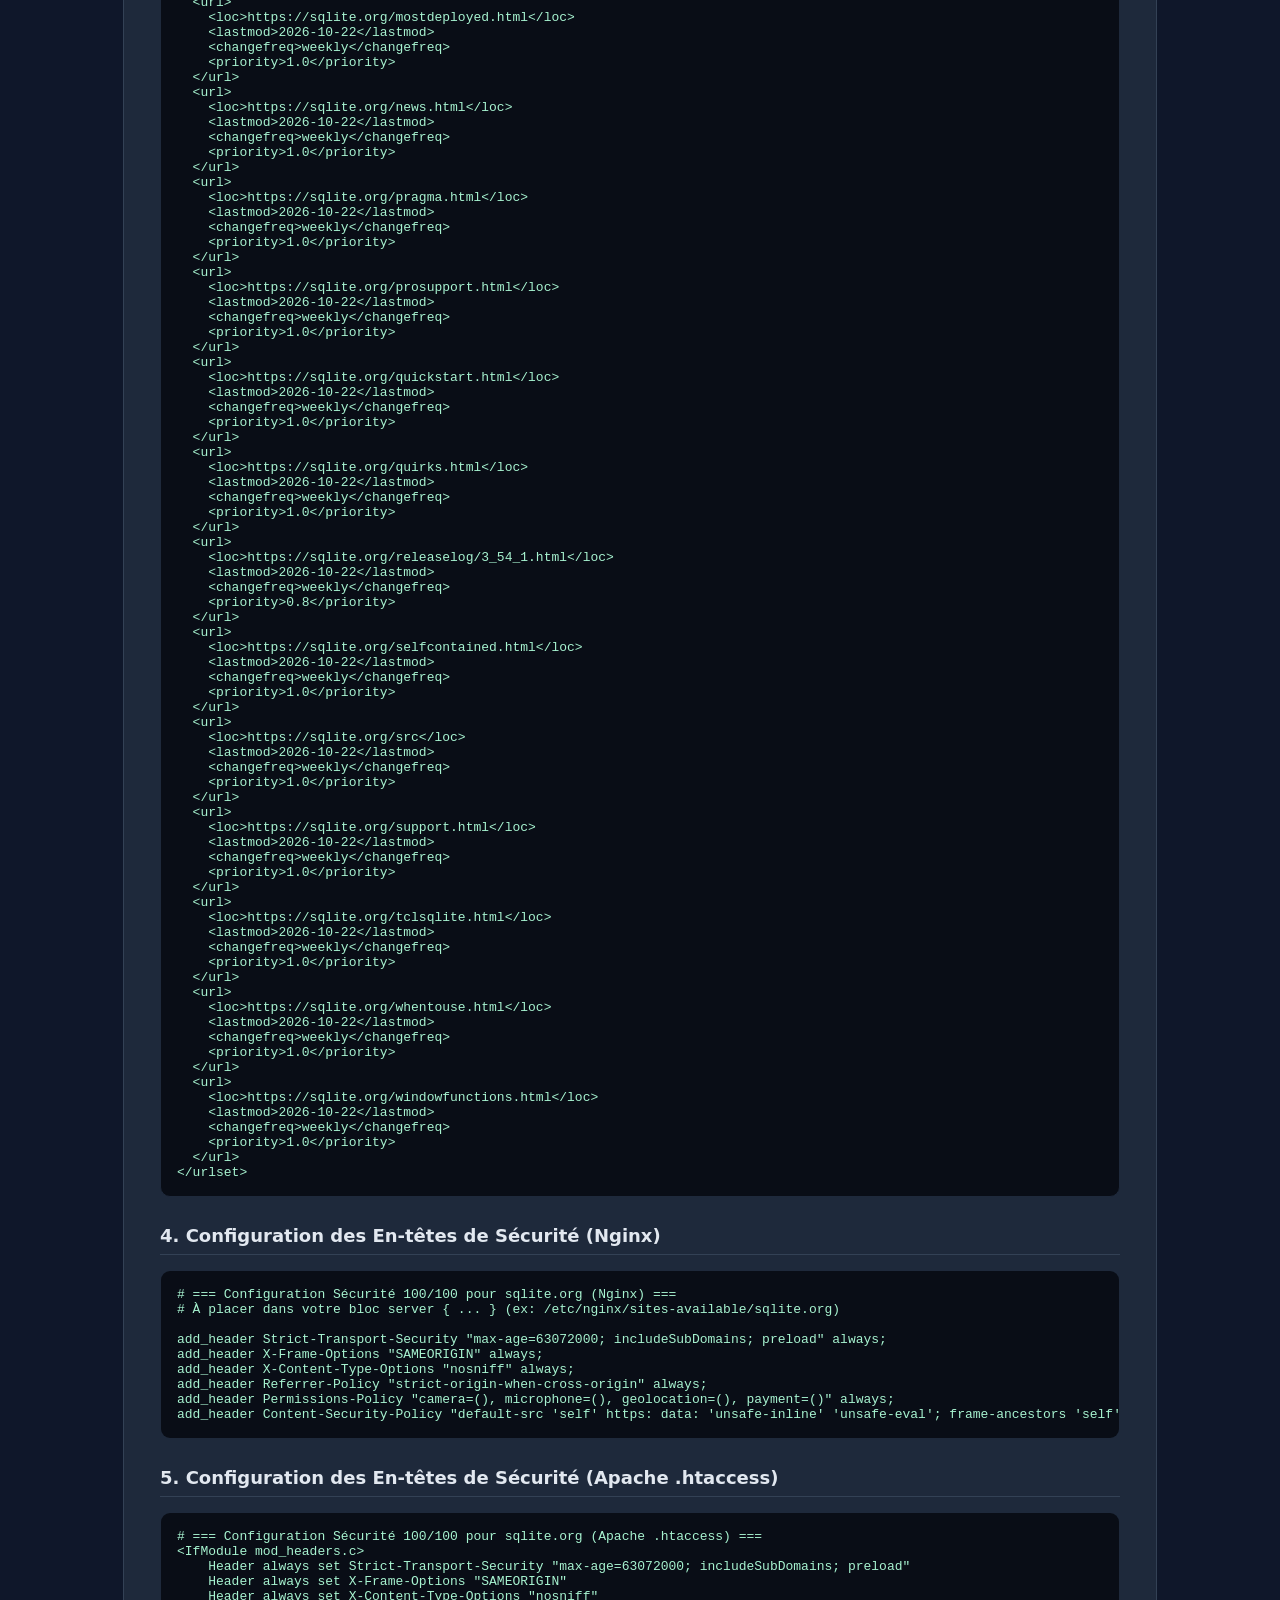
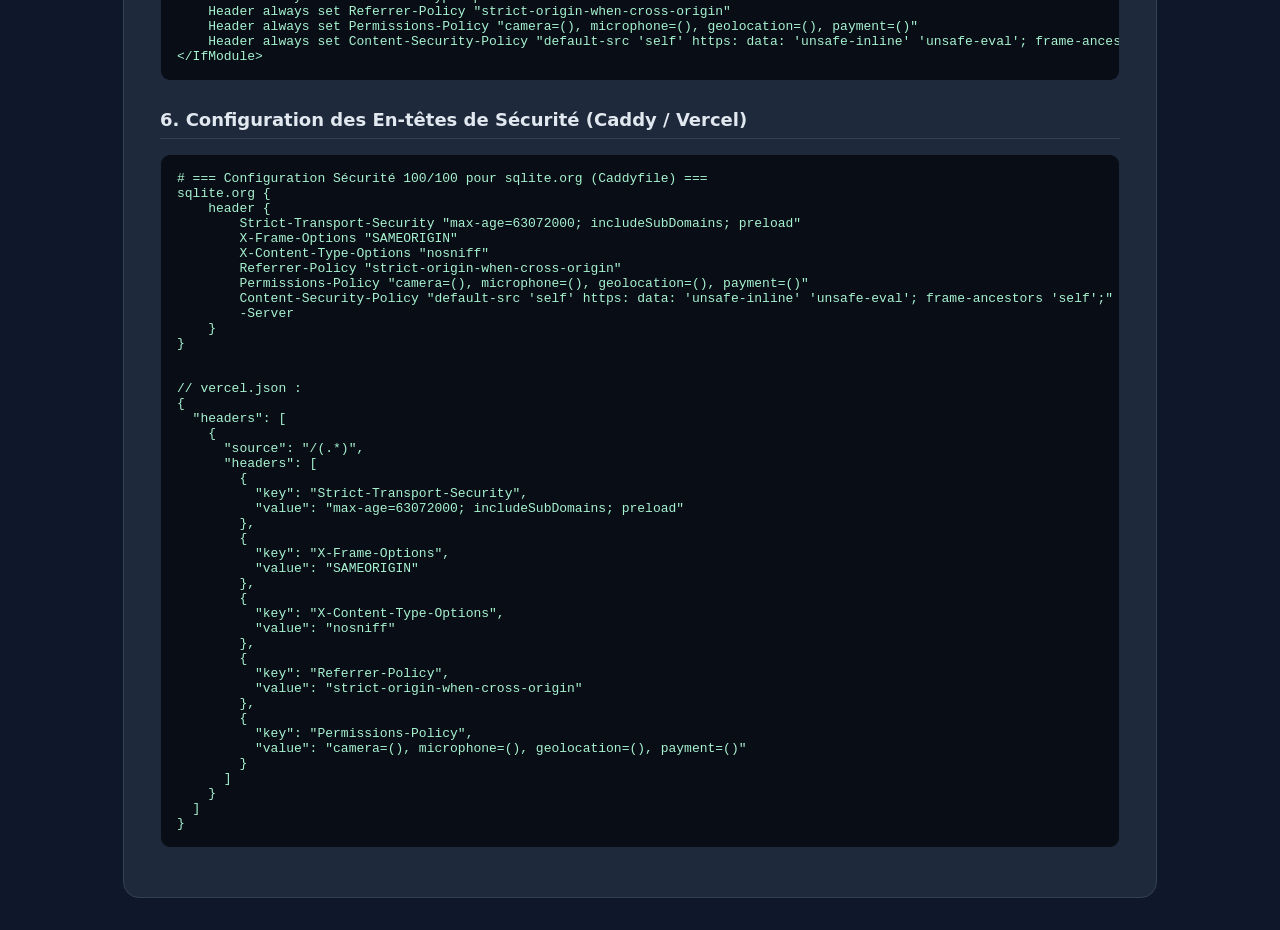
<file: reports/sqlite_org_2_livrable_correctif.html>
<!DOCTYPE html>
<html lang="fr">
<head>
<meta charset="utf-8">
<title>Pack de Mise en Conformité Clé-en-Main — sqlite.org</title>
<style>
  body { font-family: 'Segoe UI', system-ui, sans-serif; background: #0f172a; color: #f8fafc; margin: 0; padding: 32px; }
  .wrap { max-width: 960px; margin: 0 auto; background: #1e293b; border-radius: 16px; padding: 36px; border: 1px solid #334155; }
  h1 { margin-top: 0; font-size: 26px; color: #38bdf8; }
  h2 { font-size: 18px; color: #e2e8f0; border-bottom: 1px solid #334155; padding-bottom: 8px; margin-top: 28px; }
  pre { background: #090d16; color: #a7f3d0; padding: 16px; border-radius: 10px; overflow-x: auto; font-size: 13px; border: 1px solid #1e293b; }
  .badge { background: #10b981; color: #052e16; font-weight: 800; padding: 4px 12px; border-radius: 999px; font-size: 12px; }
</style>
</head>
<body>
  <div class="wrap">
    <div style="display:flex;justify-content:space-between;align-items:center;flex-wrap:wrap;">
      <div>
        <span class="badge">LIVRABLE TECHNIQUE CLÉ EN MAIN (VALEUR 490 $)</span>
        <h1 style="margin-top:10px;">Pack de Remédiation SEO & Sécurité — sqlite.org</h1>
      </div>
      <div style="color:#94a3b8;font-size:13px;">Généré le 2026-10-22</div>
    </div>

    <p style="color:#cbd5e1;font-size:14px;">
      Ce dossier contient l'intégralité des fichiers et configurations prêts à copier-coller pour faire passer
      <strong>sqlite.org</strong> à un score de conformité optimal (SEO, Schema.org JSON-LD, Sitemap XML et En-têtes de Sécurité HTTP).
    </p>

    <h2>1. Balises HTML &lt;head&gt; Optimisées + Données Structurées Schema.org (JSON-LD)</h2>
    <pre>&lt;!-- === Correctif SEO, Canonical, OpenGraph &amp; Schema.org JSON-LD pour sqlite.org === --&gt;
&lt;title&gt;SQLite Home Page | Plateforme Officielle sqlite.org&lt;/title&gt;
&lt;meta name="description" content="Découvrez les solutions, services et expertises proposés par sqlite.org. Contactez notre équipe pour un accompagnement sur mesure." /&gt;
&lt;link rel="canonical" href="https://sqlite.org" /&gt;

&lt;!-- OpenGraph / Réseaux Sociaux --&gt;
&lt;meta property="og:type" content="website" /&gt;
&lt;meta property="og:title" content="SQLite Home Page | Plateforme Officielle sqlite.org" /&gt;
&lt;meta property="og:description" content="Découvrez les solutions, services et expertises proposés par sqlite.org. Contactez notre équipe pour un accompagnement sur mesure." /&gt;
&lt;meta property="og:url" content="https://sqlite.org" /&gt;
&lt;meta name="twitter:card" content="summary_large_image" /&gt;

&lt;!-- Données Structurées Schema.org (Rich Snippets Google) --&gt;
&lt;script type="application/ld+json"&gt;
{
  "@context": "https://schema.org",
  "@type": "Organization",
  "name": "Sqlite",
  "url": "https://sqlite.org"
}
&lt;/script&gt;
</pre>

    <h2>2. Fichier /robots.txt Optimisé</h2>
    <pre>User-agent: *
Allow: /
Disallow: /admin/
Disallow: /private/
Disallow: /cgi-bin/

Sitemap: https://sqlite.org/sitemap.xml
</pre>

    <h2>3. Fichier /sitemap.xml Généré Automatiquement (38 URLs indexées)</h2>
    <pre>&lt;?xml version="1.0" encoding="UTF-8"?&gt;
&lt;urlset xmlns="http://www.sitemaps.org/schemas/sitemap/0.9"&gt;
  &lt;url&gt;
    &lt;loc&gt;https://sqlite.org/&lt;/loc&gt;
    &lt;lastmod&gt;2026-10-22&lt;/lastmod&gt;
    &lt;changefreq&gt;weekly&lt;/changefreq&gt;
    &lt;priority&gt;1.0&lt;/priority&gt;
  &lt;/url&gt;
  &lt;url&gt;
    &lt;loc&gt;https://sqlite.org/about.html&lt;/loc&gt;
    &lt;lastmod&gt;2026-10-22&lt;/lastmod&gt;
    &lt;changefreq&gt;weekly&lt;/changefreq&gt;
    &lt;priority&gt;1.0&lt;/priority&gt;
  &lt;/url&gt;
  &lt;url&gt;
    &lt;loc&gt;https://sqlite.org/c3ref/funclist.html&lt;/loc&gt;
    &lt;lastmod&gt;2026-10-22&lt;/lastmod&gt;
    &lt;changefreq&gt;weekly&lt;/changefreq&gt;
    &lt;priority&gt;0.8&lt;/priority&gt;
  &lt;/url&gt;
  &lt;url&gt;
    &lt;loc&gt;https://sqlite.org/c3ref/intro.html&lt;/loc&gt;
    &lt;lastmod&gt;2026-10-22&lt;/lastmod&gt;
    &lt;changefreq&gt;weekly&lt;/changefreq&gt;
    &lt;priority&gt;0.8&lt;/priority&gt;
  &lt;/url&gt;
  &lt;url&gt;
    &lt;loc&gt;https://sqlite.org/chronology.html&lt;/loc&gt;
    &lt;lastmod&gt;2026-10-22&lt;/lastmod&gt;
    &lt;changefreq&gt;weekly&lt;/changefreq&gt;
    &lt;priority&gt;1.0&lt;/priority&gt;
  &lt;/url&gt;
  &lt;url&gt;
    &lt;loc&gt;https://sqlite.org/cintro.html&lt;/loc&gt;
    &lt;lastmod&gt;2026-10-22&lt;/lastmod&gt;
    &lt;changefreq&gt;weekly&lt;/changefreq&gt;
    &lt;priority&gt;1.0&lt;/priority&gt;
  &lt;/url&gt;
  &lt;url&gt;
    &lt;loc&gt;https://sqlite.org/cli.html&lt;/loc&gt;
    &lt;lastmod&gt;2026-10-22&lt;/lastmod&gt;
    &lt;changefreq&gt;weekly&lt;/changefreq&gt;
    &lt;priority&gt;1.0&lt;/priority&gt;
  &lt;/url&gt;
  &lt;url&gt;
    &lt;loc&gt;https://sqlite.org/consortium.html&lt;/loc&gt;
    &lt;lastmod&gt;2026-10-22&lt;/lastmod&gt;
    &lt;changefreq&gt;weekly&lt;/changefreq&gt;
    &lt;priority&gt;1.0&lt;/priority&gt;
  &lt;/url&gt;
  &lt;url&gt;
    &lt;loc&gt;https://sqlite.org/copyright.html&lt;/loc&gt;
    &lt;lastmod&gt;2026-10-22&lt;/lastmod&gt;
    &lt;changefreq&gt;weekly&lt;/changefreq&gt;
    &lt;priority&gt;1.0&lt;/priority&gt;
  &lt;/url&gt;
  &lt;url&gt;
    &lt;loc&gt;https://sqlite.org/docs.html&lt;/loc&gt;
    &lt;lastmod&gt;2026-10-22&lt;/lastmod&gt;
    &lt;changefreq&gt;weekly&lt;/changefreq&gt;
    &lt;priority&gt;1.0&lt;/priority&gt;
  &lt;/url&gt;
  &lt;url&gt;
    &lt;loc&gt;https://sqlite.org/download.html&lt;/loc&gt;
    &lt;lastmod&gt;2026-10-22&lt;/lastmod&gt;
    &lt;changefreq&gt;weekly&lt;/changefreq&gt;
    &lt;priority&gt;1.0&lt;/priority&gt;
  &lt;/url&gt;
  &lt;url&gt;
    &lt;loc&gt;https://sqlite.org/faq.html&lt;/loc&gt;
    &lt;lastmod&gt;2026-10-22&lt;/lastmod&gt;
    &lt;changefreq&gt;weekly&lt;/changefreq&gt;
    &lt;priority&gt;1.0&lt;/priority&gt;
  &lt;/url&gt;
  &lt;url&gt;
    &lt;loc&gt;https://sqlite.org/fasterthanfs.html&lt;/loc&gt;
    &lt;lastmod&gt;2026-10-22&lt;/lastmod&gt;
    &lt;changefreq&gt;weekly&lt;/changefreq&gt;
    &lt;priority&gt;1.0&lt;/priority&gt;
  &lt;/url&gt;
  &lt;url&gt;
    &lt;loc&gt;https://sqlite.org/features.html&lt;/loc&gt;
    &lt;lastmod&gt;2026-10-22&lt;/lastmod&gt;
    &lt;changefreq&gt;weekly&lt;/changefreq&gt;
    &lt;priority&gt;1.0&lt;/priority&gt;
  &lt;/url&gt;
  &lt;url&gt;
    &lt;loc&gt;https://sqlite.org/fiddle&lt;/loc&gt;
    &lt;lastmod&gt;2026-10-22&lt;/lastmod&gt;
    &lt;changefreq&gt;weekly&lt;/changefreq&gt;
    &lt;priority&gt;1.0&lt;/priority&gt;
  &lt;/url&gt;
  &lt;url&gt;
    &lt;loc&gt;https://sqlite.org/footprint.html&lt;/loc&gt;
    &lt;lastmod&gt;2026-10-22&lt;/lastmod&gt;
    &lt;changefreq&gt;weekly&lt;/changefreq&gt;
    &lt;priority&gt;1.0&lt;/priority&gt;
  &lt;/url&gt;
  &lt;url&gt;
    &lt;loc&gt;https://sqlite.org/fullsql.html&lt;/loc&gt;
    &lt;lastmod&gt;2026-10-22&lt;/lastmod&gt;
    &lt;changefreq&gt;weekly&lt;/changefreq&gt;
    &lt;priority&gt;1.0&lt;/priority&gt;
  &lt;/url&gt;
  &lt;url&gt;
    &lt;loc&gt;https://sqlite.org/hirely.html&lt;/loc&gt;
    &lt;lastmod&gt;2026-10-22&lt;/lastmod&gt;
    &lt;changefreq&gt;weekly&lt;/changefreq&gt;
    &lt;priority&gt;1.0&lt;/priority&gt;
  &lt;/url&gt;
  &lt;url&gt;
    &lt;loc&gt;https://sqlite.org/index.html&lt;/loc&gt;
    &lt;lastmod&gt;2026-10-22&lt;/lastmod&gt;
    &lt;changefreq&gt;weekly&lt;/changefreq&gt;
    &lt;priority&gt;1.0&lt;/priority&gt;
  &lt;/url&gt;
  &lt;url&gt;
    &lt;loc&gt;https://sqlite.org/json1.html&lt;/loc&gt;
    &lt;lastmod&gt;2026-10-22&lt;/lastmod&gt;
    &lt;changefreq&gt;weekly&lt;/changefreq&gt;
    &lt;priority&gt;1.0&lt;/priority&gt;
  &lt;/url&gt;
  &lt;url&gt;
    &lt;loc&gt;https://sqlite.org/lang.html&lt;/loc&gt;
    &lt;lastmod&gt;2026-10-22&lt;/lastmod&gt;
    &lt;changefreq&gt;weekly&lt;/changefreq&gt;
    &lt;priority&gt;1.0&lt;/priority&gt;
  &lt;/url&gt;
  &lt;url&gt;
    &lt;loc&gt;https://sqlite.org/lang_aggfunc.html&lt;/loc&gt;
    &lt;lastmod&gt;2026-10-22&lt;/lastmod&gt;
    &lt;changefreq&gt;weekly&lt;/changefreq&gt;
    &lt;priority&gt;1.0&lt;/priority&gt;
  &lt;/url&gt;
  &lt;url&gt;
    &lt;loc&gt;https://sqlite.org/lang_corefunc.html&lt;/loc&gt;
    &lt;lastmod&gt;2026-10-22&lt;/lastmod&gt;
    &lt;changefreq&gt;weekly&lt;/changefreq&gt;
    &lt;priority&gt;1.0&lt;/priority&gt;
  &lt;/url&gt;
  &lt;url&gt;
    &lt;loc&gt;https://sqlite.org/lang_datefunc.html&lt;/loc&gt;
    &lt;lastmod&gt;2026-10-22&lt;/lastmod&gt;
    &lt;changefreq&gt;weekly&lt;/changefreq&gt;
    &lt;priority&gt;1.0&lt;/priority&gt;
  &lt;/url&gt;
  &lt;url&gt;
    &lt;loc&gt;https://sqlite.org/lang_mathfunc.html&lt;/loc&gt;
    &lt;lastmod&gt;2026-10-22&lt;/lastmod&gt;
    &lt;changefreq&gt;weekly&lt;/changefreq&gt;
    &lt;priority&gt;1.0&lt;/priority&gt;
  &lt;/url&gt;
  &lt;url&gt;
    &lt;loc&gt;https://sqlite.org/mostdeployed.html&lt;/loc&gt;
    &lt;lastmod&gt;2026-10-22&lt;/lastmod&gt;
    &lt;changefreq&gt;weekly&lt;/changefreq&gt;
    &lt;priority&gt;1.0&lt;/priority&gt;
  &lt;/url&gt;
  &lt;url&gt;
    &lt;loc&gt;https://sqlite.org/news.html&lt;/loc&gt;
    &lt;lastmod&gt;2026-10-22&lt;/lastmod&gt;
    &lt;changefreq&gt;weekly&lt;/changefreq&gt;
    &lt;priority&gt;1.0&lt;/priority&gt;
  &lt;/url&gt;
  &lt;url&gt;
    &lt;loc&gt;https://sqlite.org/pragma.html&lt;/loc&gt;
    &lt;lastmod&gt;2026-10-22&lt;/lastmod&gt;
    &lt;changefreq&gt;weekly&lt;/changefreq&gt;
    &lt;priority&gt;1.0&lt;/priority&gt;
  &lt;/url&gt;
  &lt;url&gt;
    &lt;loc&gt;https://sqlite.org/prosupport.html&lt;/loc&gt;
    &lt;lastmod&gt;2026-10-22&lt;/lastmod&gt;
    &lt;changefreq&gt;weekly&lt;/changefreq&gt;
    &lt;priority&gt;1.0&lt;/priority&gt;
  &lt;/url&gt;
  &lt;url&gt;
    &lt;loc&gt;https://sqlite.org/quickstart.html&lt;/loc&gt;
    &lt;lastmod&gt;2026-10-22&lt;/lastmod&gt;
    &lt;changefreq&gt;weekly&lt;/changefreq&gt;
    &lt;priority&gt;1.0&lt;/priority&gt;
  &lt;/url&gt;
  &lt;url&gt;
    &lt;loc&gt;https://sqlite.org/quirks.html&lt;/loc&gt;
    &lt;lastmod&gt;2026-10-22&lt;/lastmod&gt;
    &lt;changefreq&gt;weekly&lt;/changefreq&gt;
    &lt;priority&gt;1.0&lt;/priority&gt;
  &lt;/url&gt;
  &lt;url&gt;
    &lt;loc&gt;https://sqlite.org/releaselog/3_54_1.html&lt;/loc&gt;
    &lt;lastmod&gt;2026-10-22&lt;/lastmod&gt;
    &lt;changefreq&gt;weekly&lt;/changefreq&gt;
    &lt;priority&gt;0.8&lt;/priority&gt;
  &lt;/url&gt;
  &lt;url&gt;
    &lt;loc&gt;https://sqlite.org/selfcontained.html&lt;/loc&gt;
    &lt;lastmod&gt;2026-10-22&lt;/lastmod&gt;
    &lt;changefreq&gt;weekly&lt;/changefreq&gt;
    &lt;priority&gt;1.0&lt;/priority&gt;
  &lt;/url&gt;
  &lt;url&gt;
    &lt;loc&gt;https://sqlite.org/src&lt;/loc&gt;
    &lt;lastmod&gt;2026-10-22&lt;/lastmod&gt;
    &lt;changefreq&gt;weekly&lt;/changefreq&gt;
    &lt;priority&gt;1.0&lt;/priority&gt;
  &lt;/url&gt;
  &lt;url&gt;
    &lt;loc&gt;https://sqlite.org/support.html&lt;/loc&gt;
    &lt;lastmod&gt;2026-10-22&lt;/lastmod&gt;
    &lt;changefreq&gt;weekly&lt;/changefreq&gt;
    &lt;priority&gt;1.0&lt;/priority&gt;
  &lt;/url&gt;
  &lt;url&gt;
    &lt;loc&gt;https://sqlite.org/tclsqlite.html&lt;/loc&gt;
    &lt;lastmod&gt;2026-10-22&lt;/lastmod&gt;
    &lt;changefreq&gt;weekly&lt;/changefreq&gt;
    &lt;priority&gt;1.0&lt;/priority&gt;
  &lt;/url&gt;
  &lt;url&gt;
    &lt;loc&gt;https://sqlite.org/whentouse.html&lt;/loc&gt;
    &lt;lastmod&gt;2026-10-22&lt;/lastmod&gt;
    &lt;changefreq&gt;weekly&lt;/changefreq&gt;
    &lt;priority&gt;1.0&lt;/priority&gt;
  &lt;/url&gt;
  &lt;url&gt;
    &lt;loc&gt;https://sqlite.org/windowfunctions.html&lt;/loc&gt;
    &lt;lastmod&gt;2026-10-22&lt;/lastmod&gt;
    &lt;changefreq&gt;weekly&lt;/changefreq&gt;
    &lt;priority&gt;1.0&lt;/priority&gt;
  &lt;/url&gt;
&lt;/urlset&gt;</pre>

    <h2>4. Configuration des En-têtes de Sécurité (Nginx)</h2>
    <pre># === Configuration Sécurité 100/100 pour sqlite.org (Nginx) ===
# À placer dans votre bloc server { ... } (ex: /etc/nginx/sites-available/sqlite.org)

add_header Strict-Transport-Security "max-age=63072000; includeSubDomains; preload" always;
add_header X-Frame-Options "SAMEORIGIN" always;
add_header X-Content-Type-Options "nosniff" always;
add_header Referrer-Policy "strict-origin-when-cross-origin" always;
add_header Permissions-Policy "camera=(), microphone=(), geolocation=(), payment=()" always;
add_header Content-Security-Policy "default-src 'self' https: data: 'unsafe-inline' 'unsafe-eval'; frame-ancestors 'self';" always;
</pre>

    <h2>5. Configuration des En-têtes de Sécurité (Apache .htaccess)</h2>
    <pre># === Configuration Sécurité 100/100 pour sqlite.org (Apache .htaccess) ===
&lt;IfModule mod_headers.c&gt;
    Header always set Strict-Transport-Security "max-age=63072000; includeSubDomains; preload"
    Header always set X-Frame-Options "SAMEORIGIN"
    Header always set X-Content-Type-Options "nosniff"
    Header always set Referrer-Policy "strict-origin-when-cross-origin"
    Header always set Permissions-Policy "camera=(), microphone=(), geolocation=(), payment=()"
    Header always set Content-Security-Policy "default-src 'self' https: data: 'unsafe-inline' 'unsafe-eval'; frame-ancestors 'self';"
&lt;/IfModule&gt;
</pre>

    <h2>6. Configuration des En-têtes de Sécurité (Caddy / Vercel)</h2>
    <pre># === Configuration Sécurité 100/100 pour sqlite.org (Caddyfile) ===
sqlite.org {
    header {
        Strict-Transport-Security "max-age=63072000; includeSubDomains; preload"
        X-Frame-Options "SAMEORIGIN"
        X-Content-Type-Options "nosniff"
        Referrer-Policy "strict-origin-when-cross-origin"
        Permissions-Policy "camera=(), microphone=(), geolocation=(), payment=()"
        Content-Security-Policy "default-src 'self' https: data: 'unsafe-inline' 'unsafe-eval'; frame-ancestors 'self';"
        -Server
    }
}


// vercel.json :
{
  "headers": [
    {
      "source": "/(.*)",
      "headers": [
        {
          "key": "Strict-Transport-Security",
          "value": "max-age=63072000; includeSubDomains; preload"
        },
        {
          "key": "X-Frame-Options",
          "value": "SAMEORIGIN"
        },
        {
          "key": "X-Content-Type-Options",
          "value": "nosniff"
        },
        {
          "key": "Referrer-Policy",
          "value": "strict-origin-when-cross-origin"
        },
        {
          "key": "Permissions-Policy",
          "value": "camera=(), microphone=(), geolocation=(), payment=()"
        }
      ]
    }
  ]
}</pre>
  </div>
</body>
</html>
</file>
